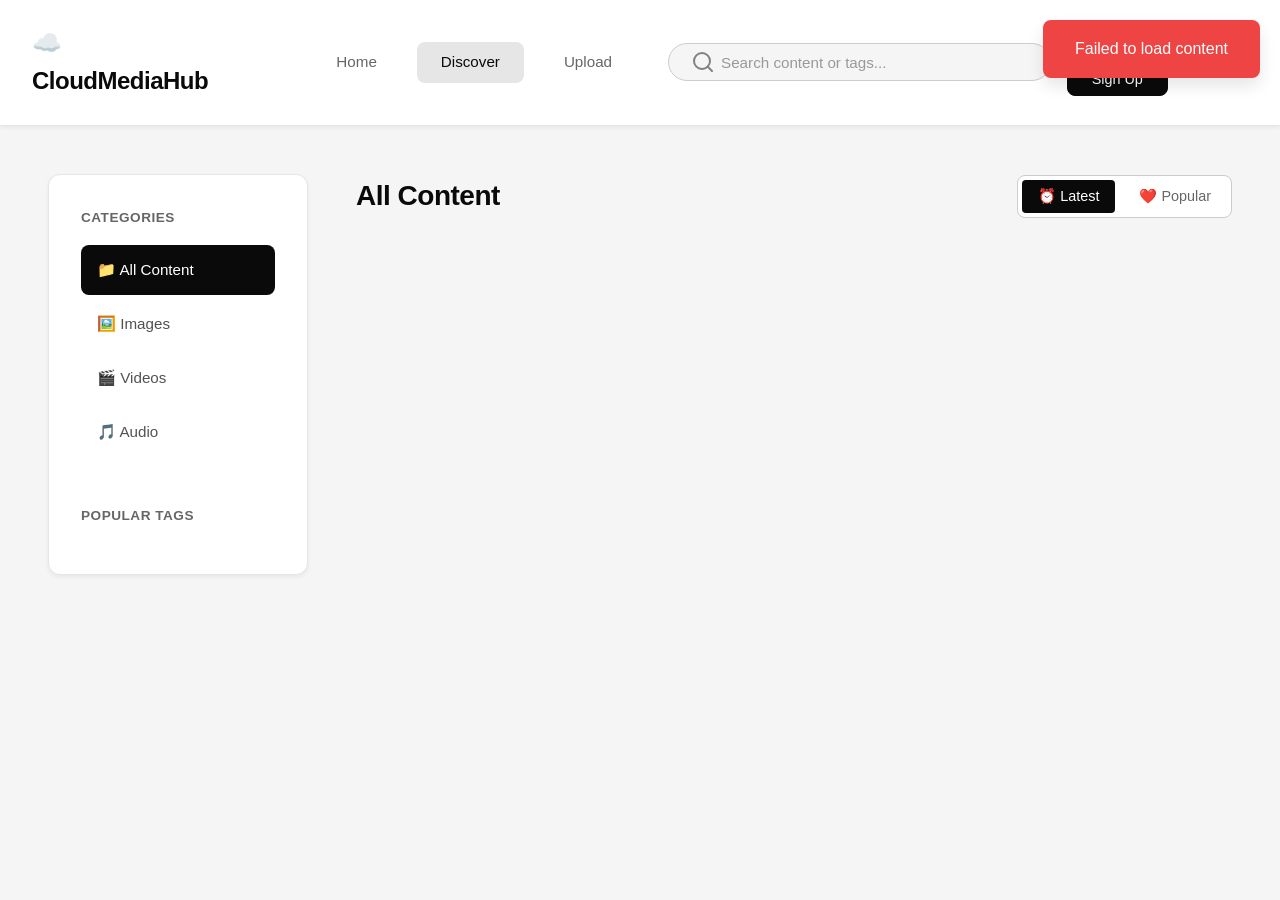
<file: frontend/detail.html>
<!DOCTYPE html>
<html lang="en">
<head>
    <meta charset="UTF-8">
    <meta name="viewport" content="width=device-width, initial-scale=1.0">
    <title>Content Detail - CloudMediaHub</title>
    <link rel="stylesheet" href="styles.css">
</head>
<body>
    <!-- Navigation Bar -->
    <nav class="navbar">
        <div class="nav-container">
            <div class="nav-left">
                <h1 class="logo" onclick="window.location.href='index.html'">☁️ CloudMediaHub</h1>
            </div>
            <div class="nav-center">
                <a href="index.html" class="nav-link">Home</a>
                <a href="discover.html" class="nav-link">Discover</a>
                <a href="upload.html" class="nav-link">Upload</a>
            </div>
            <div class="nav-right">
                <div id="userSection" style="display: none;">
                    <div class="user-menu">
                        <span class="user-avatar" id="userAvatar">U</span>
                        <div class="user-dropdown">
                            <span id="username">Username</span>
                            <div class="dropdown-menu">
                                <a href="likes.html">My Likes</a>
                                <a href="#" onclick="logout()">Logout</a>
                            </div>
                        </div>
                    </div>
                </div>
                <div id="authSection">
                    <button onclick="showLogin()" class="btn-outline">Login</button>
                    <button onclick="showRegister()" class="btn-primary">Sign Up</button>
                </div>
            </div>
        </div>
    </nav>

    <!-- Content Detail Section -->
    <section class="detail-section">
        <div class="detail-container">
            <div class="detail-back">
                <button onclick="history.back()" class="btn-back">← Back</button>
            </div>
            
            <div id="detailContent" class="detail-content-wrapper">
                <!-- Content will be loaded here -->
                <div class="loading">Loading...</div>
            </div>
        </div>
    </section>

    <!-- Edit Modal -->
    <div id="editModal" class="modal">
        <div class="modal-content">
            <span class="close" onclick="closeModal('editModal')">&times;</span>
            <h2>Edit Content</h2>
            <form onsubmit="submitEdit(event)">
                <input type="hidden" id="editContentId" />
                <div class="form-group">
                    <label>Title</label>
                    <input type="text" id="editTitle" required placeholder="Enter title" />
                </div>
                <div class="form-group">
                    <label>Description</label>
                    <textarea id="editDesc" rows="5" placeholder="Enter description (optional)"></textarea>
                </div>
                <button type="submit" class="btn-primary btn-block">Save Changes</button>
            </form>
        </div>
    </div>

    <!-- Login Modal -->
    <div id="loginModal" class="modal">
        <div class="modal-content">
            <span class="close" onclick="closeModal('loginModal')">&times;</span>
            <h2>Login</h2>
            <form onsubmit="login(event)">
                <div class="form-group">
                    <label>Email</label>
                    <input type="email" id="loginEmail" required placeholder="Enter your email" />
                </div>
                <div class="form-group">
                    <label>Password</label>
                    <input type="password" id="loginPassword" required placeholder="Enter your password" />
                </div>
                <button type="submit" class="btn-primary btn-block">Login</button>
            </form>
            <p style="text-align: center; margin-top: 1rem;">
                Don't have an account? <a href="#" onclick="closeModal('loginModal'); showRegister();">Sign up</a>
            </p>
        </div>
    </div>

    <!-- Register Modal -->
    <div id="registerModal" class="modal">
        <div class="modal-content">
            <span class="close" onclick="closeModal('registerModal')">&times;</span>
            <h2>Sign Up</h2>
            <form onsubmit="register(event)">
                <div class="form-group">
                    <label>Username</label>
                    <input type="text" id="regUsername" required placeholder="Enter your username" />
                </div>
                <div class="form-group">
                    <label>Email</label>
                    <input type="email" id="regEmail" required placeholder="Enter your email" />
                </div>
                <div class="form-group">
                    <label>Password</label>
                    <input type="password" id="regPassword" required placeholder="Enter your password" />
                </div>
                <button type="submit" class="btn-primary btn-block">Sign Up</button>
            </form>
            <p style="text-align: center; margin-top: 1rem;">
                Already have an account? <a href="#" onclick="closeModal('registerModal'); showLogin();">Login</a>
            </p>
        </div>
    </div>

    <!-- Toast -->
    <div id="toast" class="toast"></div>

    <script src="config.js"></script>
    <script src="app.js"></script>
    <script>
        // Get content ID from URL
        const urlParams = new URLSearchParams(window.location.search);
        const contentId = urlParams.get('id');

        if (!contentId) {
            window.location.href = 'discover.html';
        }

        // Load content detail on page load
        document.addEventListener('DOMContentLoaded', async function() {
            // Check user login status
            const savedUser = localStorage.getItem('currentUser');
            if (savedUser) {
                currentUser = JSON.parse(savedUser);
                updateUserUI();
            }

            // Load content detail
            await loadContentDetail(contentId);
        });

        async function loadContentDetail(contentId) {
            try {
                const response = await fetch(`${API_CONFIG.GET_CONTENT_BY_ID}&id=${contentId}`);
                const data = await response.json();

                if (data.success && data.content) {
                    const content = data.content;
                    
                    console.log('Content loaded:', content);
                    
                    // Record view
                    if (currentUser) {
                        await recordInteraction(contentId, 'view');
                    }

                    // Get username
                    const username = content.Username || 'Anonymous';
                    
                    // Check if current user is the owner
                    const isOwner = currentUser && currentUser.id === content.UserId;
                    
                    // Owner action buttons
                    const ownerActions = isOwner ? `
                        <div class="detail-owner-actions">
                            <button onclick="editContent('${content.ContentId}', '${content.Title.replace(/'/g, "\\'")}', '${(content.Description || '').replace(/'/g, "\\'")}', '${(content.Tags || '').replace(/'/g, "\\'")}')" class="btn-outline">✏️ Edit</button>
                            <button onclick="deleteContentConfirm('${content.ContentId}')" class="btn-danger">🗑️ Delete</button>
                        </div>
                    ` : '';

                    const mediaUrl = getMediaUrl(content.BlobUrl);
                    const thumbnailUrl = content.ThumbnailUrl ? getMediaUrl(content.ThumbnailUrl) : mediaUrl;
                    
                    console.log('Media URL:', mediaUrl);
                    console.log('Thumbnail URL:', thumbnailUrl);
                    
                    let mediaHtml = '';
                    if (content.FileType === 'image') {
                        mediaHtml = `<img src="${mediaUrl}" alt="${content.Title}" class="detail-media-image" />`;
                    } else if (content.FileType === 'video') {
                        mediaHtml = `
                            <video controls class="detail-media-video" poster="${thumbnailUrl}">
                                <source src="${mediaUrl}" type="video/mp4">
                                Your browser does not support the video tag.
                            </video>
                        `;
                    } else if (content.FileType === 'audio') {
                        mediaHtml = `
                            <div class="detail-audio-wrapper">
                                <div class="detail-audio-cover">🎵</div>
                                <audio controls class="detail-media-audio">
                                    <source src="${mediaUrl}" type="audio/mpeg">
                                    Your browser does not support the audio tag.
                                </audio>
                            </div>
                        `;
                    }

                    const tags = content.Tags ? content.Tags.split(',').map(tag => 
                        `<span class="detail-tag" onclick="window.location.href='discover.html?tag=${encodeURIComponent(tag.trim())}'">${tag.trim()}</span>`
                    ).join('') : '';

                    document.getElementById('detailContent').innerHTML = `
                        <div class="detail-main">
                            <div class="detail-media">
                                ${mediaHtml}
                            </div>
                            <div class="detail-info">
                                <div class="detail-header">
                                    <h1 class="detail-title">${content.Title}</h1>
                                    <span class="detail-type-badge">${getFileTypeText(content.FileType)}</span>
                                </div>
                                
                                <div class="detail-meta">
                                    <div class="detail-uploader">
                                        <span class="uploader-avatar">${username[0].toUpperCase()}</span>
                                        <div>
                                            <div class="uploader-name">${username}</div>
                                            <div class="detail-date">${new Date(content.CreatedAt).toLocaleDateString()}</div>
                                        </div>
                                    </div>
                                    ${ownerActions}
                                </div>

                                ${content.Description ? `<p class="detail-description">${content.Description}</p>` : ''}
                                
                                ${tags ? `<div class="detail-tags">${tags}</div>` : ''}
                                
                                <div class="detail-actions">
                                    <button onclick="likeContent('${content.ContentId}')" class="action-btn action-like">
                                        <svg width="20" height="20" viewBox="0 0 24 24" fill="none" stroke="currentColor" stroke-width="2">
                                            <path d="M20.84 4.61a5.5 5.5 0 0 0-7.78 0L12 5.67l-1.06-1.06a5.5 5.5 0 0 0-7.78 7.78l1.06 1.06L12 21.23l7.78-7.78 1.06-1.06a5.5 5.5 0 0 0 0-7.78z"></path>
                                        </svg>
                                        <span class="action-label">Like</span>
                                        <span class="action-count">${content.LikeCount || 0}</span>
                                    </button>
                                    <button onclick="shareContent('${content.ContentId}')" class="action-btn action-share">
                                        <svg width="20" height="20" viewBox="0 0 24 24" fill="none" stroke="currentColor" stroke-width="2">
                                            <circle cx="18" cy="5" r="3"></circle>
                                            <circle cx="6" cy="12" r="3"></circle>
                                            <circle cx="18" cy="19" r="3"></circle>
                                            <line x1="8.59" y1="13.51" x2="15.42" y2="17.49"></line>
                                            <line x1="15.41" y1="6.51" x2="8.59" y2="10.49"></line>
                                        </svg>
                                        <span class="action-label">Share</span>
                                        <span class="action-count">${content.ShareCount || 0}</span>
                                    </button>
                                    <div class="action-btn action-view">
                                        <svg width="20" height="20" viewBox="0 0 24 24" fill="none" stroke="currentColor" stroke-width="2">
                                            <path d="M1 12s4-8 11-8 11 8 11 8-4 8-11 8-11-8-11-8z"></path>
                                            <circle cx="12" cy="12" r="3"></circle>
                                        </svg>
                                        <span class="action-label">Views</span>
                                        <span class="action-count">${content.ViewCount || 0}</span>
                                    </div>
                                    <div class="action-btn action-comment">
                                        <svg width="20" height="20" viewBox="0 0 24 24" fill="none" stroke="currentColor" stroke-width="2">
                                            <path d="M21 15a2 2 0 0 1-2 2H7l-4 4V5a2 2 0 0 1 2-2h14a2 2 0 0 1 2 2z"></path>
                                        </svg>
                                        <span class="action-label">Comments</span>
                                        <span class="action-count" id="commentCount">${content.CommentCount || 0}</span>
                                    </div>
                                </div>

                                <div class="detail-comments-section">
                                    <h3>Comments</h3>
                                    <div id="commentsList" class="comments-list">
                                        <!-- Comments will be loaded here -->
                                    </div>
                                    ${currentUser ? `
                                        <div class="comment-form">
                                            <textarea id="commentInput" placeholder="Write a comment..." rows="3"></textarea>
                                            <button onclick="submitComment('${content.ContentId}')" class="btn-primary">Post Comment</button>
                                        </div>
                                    ` : `
                                        <p class="comment-login-prompt">Please <a href="#" onclick="showLogin()">login</a> to comment.</p>
                                    `}
                                </div>
                            </div>
                        </div>
                    `;

                    // Load comments
                    await loadComments(contentId);
                } else {
                    document.getElementById('detailContent').innerHTML = `
                        <div class="error-message">
                            <h2>Content not found</h2>
                            <button onclick="window.location.href='discover.html'" class="btn-primary">Back to Discover</button>
                        </div>
                    `;
                }
            } catch (error) {
                console.error('Load detail error:', error);
                document.getElementById('detailContent').innerHTML = `
                    <div class="error-message">
                        <h2>Failed to load content</h2>
                        <button onclick="window.location.href='discover.html'" class="btn-primary">Back to Discover</button>
                    </div>
                `;
            }
        }
    </script>
</body>
</html>
</file>
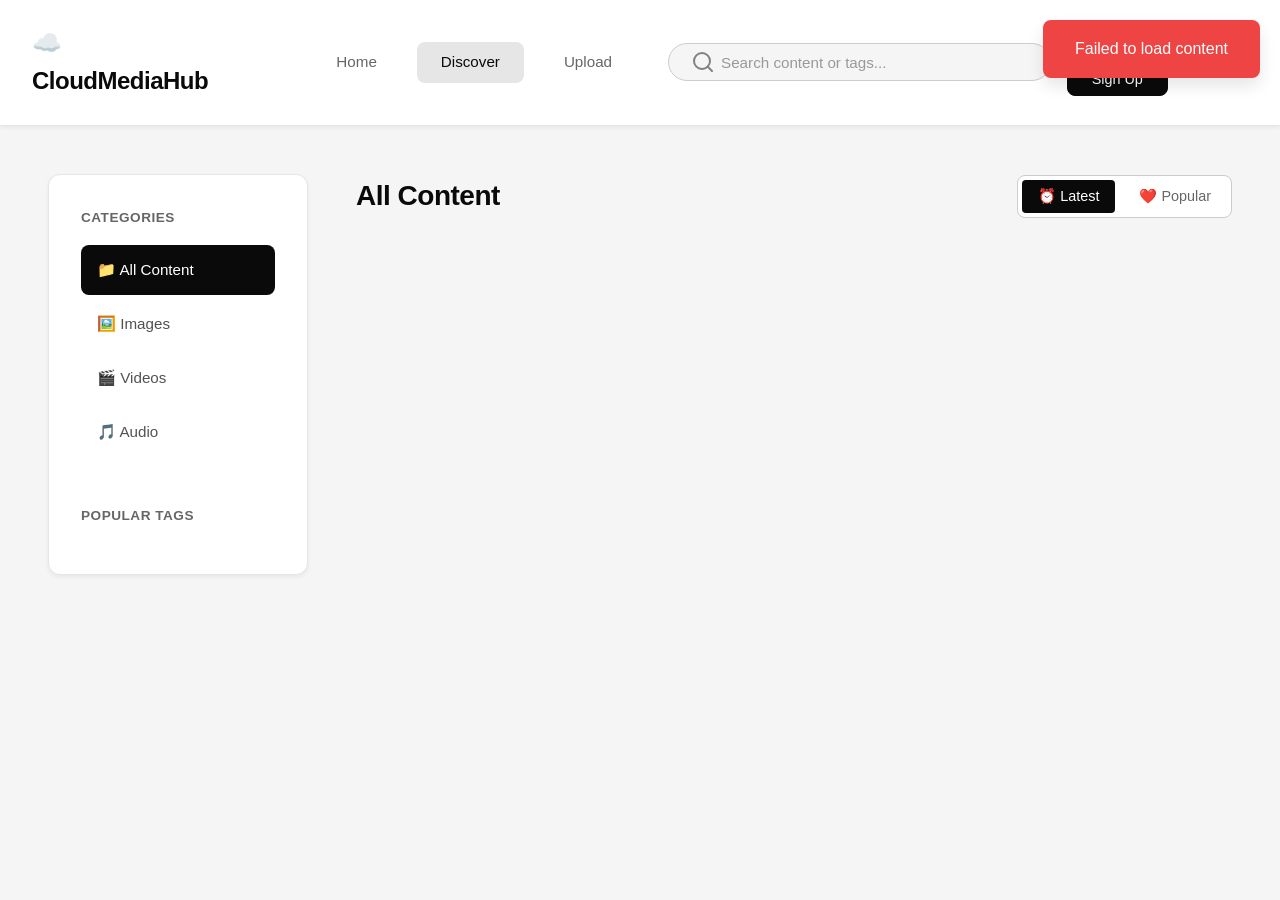
<file: frontend/discover.html>
<!DOCTYPE html>
<html lang="en">
<head>
    <meta charset="UTF-8">
    <meta name="viewport" content="width=device-width, initial-scale=1.0">
    <title>Discover - CloudMediaHub</title>
    <link rel="stylesheet" href="styles.css">
</head>
<body>
    <!-- Navigation Bar -->
    <nav class="navbar">
        <div class="nav-container">
            <div class="nav-left">
                <h1 class="logo" onclick="window.location.href='index.html'">☁️ CloudMediaHub</h1>
            </div>
            <div class="nav-center">
                <a href="index.html" class="nav-link">Home</a>
                <a href="discover.html" class="nav-link active">Discover</a>
                <a href="upload.html" class="nav-link">Upload</a>
            </div>
            <div class="nav-right">
                <div class="search-box">
                    <svg class="search-icon" width="20" height="20" viewBox="0 0 20 20" fill="none" xmlns="http://www.w3.org/2000/svg">
                        <path d="M9 17C13.4183 17 17 13.4183 17 9C17 4.58172 13.4183 1 9 1C4.58172 1 1 4.58172 1 9C1 13.4183 4.58172 17 9 17Z" stroke="currentColor" stroke-width="2" stroke-linecap="round" stroke-linejoin="round"/>
                        <path d="M19 19L14.65 14.65" stroke="currentColor" stroke-width="2" stroke-linecap="round" stroke-linejoin="round"/>
                    </svg>
                    <input type="text" id="searchInput" placeholder="Search content or tags..." />
                </div>
                <div id="userSection" style="display: none;">
                    <div class="user-menu">
                        <span class="user-avatar" id="userAvatar">U</span>
                        <div class="user-dropdown">
                            <span id="username">Username</span>
                            <div class="dropdown-menu">
                                <a href="likes.html">My Likes</a>
                                <a href="#" onclick="logout()">Logout</a>
                            </div>
                        </div>
                    </div>
                </div>
                <div id="authSection">
                    <button onclick="showLogin()" class="btn-outline">Login</button>
                    <button onclick="showRegister()" class="btn-primary">Sign Up</button>
                </div>
            </div>
        </div>
    </nav>

    <!-- Main Content Area -->
    <div class="main-container">
        <!-- Sidebar -->
        <aside class="sidebar">
            <div class="sidebar-section">
                <h3>CATEGORIES</h3>
                <button class="category-btn active" onclick="filterByType('all')">
                    📁 All Content
                </button>
                <button class="category-btn" onclick="filterByType('image')">
                    🖼️ Images
                </button>
                <button class="category-btn" onclick="filterByType('video')">
                    🎬 Videos
                </button>
                <button class="category-btn" onclick="filterByType('audio')">
                    🎵 Audio
                </button>
            </div>

            <div class="sidebar-section">
                <h3>POPULAR TAGS</h3>
                <div id="tagsList" class="tags-container">
                    <!-- Dynamically loaded tags -->
                </div>
            </div>
        </aside>

        <!-- Content Display Area -->
        <main class="content-area">
            <div class="content-header">
                <h2 id="contentTitle">All Content</h2>
                <div class="sort-options">
                    <button onclick="sortBy('time')" class="active">⏰ Latest</button>
                    <button onclick="sortBy('like')">❤️ Popular</button>
                </div>
            </div>

            <div id="contentGrid" class="content-grid">
                <!-- Dynamically loaded content cards -->
            </div>

            <div id="loadingIndicator" class="loading" style="display: none;">
                Loading
            </div>
        </main>
    </div>

    <!-- Content Detail Modal -->
    <div id="detailModal" class="modal">
        <div class="modal-content detail-modal">
            <span class="close" onclick="closeModal('detailModal')">&times;</span>
            <div id="detailContent">
                <!-- Dynamically loaded content details -->
            </div>
        </div>
    </div>

    <!-- Edit Content Modal -->
    <div id="editModal" class="modal">
        <div class="modal-content">
            <span class="close" onclick="closeModal('editModal')">&times;</span>
            <h2>Edit Content</h2>
            <form onsubmit="submitEdit(event)">
                <input type="hidden" id="editContentId" />
                <div class="form-group">
                    <label>Title</label>
                    <input type="text" id="editTitle" required placeholder="Enter title" />
                </div>
                <div class="form-group">
                    <label>Description</label>
                    <textarea id="editDesc" rows="5" placeholder="Enter description (optional)"></textarea>
                </div>
                <button type="submit" class="btn-primary btn-block">Save Changes</button>
            </form>
        </div>
    </div>

    <!-- Login Modal -->
    <div id="loginModal" class="modal">
        <div class="modal-content">
            <span class="close" onclick="closeModal('loginModal')">&times;</span>
            <h2>Welcome Back</h2>
            <form onsubmit="login(event)">
                <div class="form-group">
                    <label>Email</label>
                    <input type="email" id="loginEmail" required placeholder="Enter your email" />
                </div>
                <div class="form-group">
                    <label>Password</label>
                    <input type="password" id="loginPassword" required placeholder="Enter your password" />
                </div>
                <button type="submit" class="btn-primary btn-block">Login</button>
            </form>
            <p class="modal-footer">
                Don't have an account? <a href="#" onclick="closeModal('loginModal'); showRegister();">Sign Up</a>
            </p>
        </div>
    </div>

    <!-- Register Modal -->
    <div id="registerModal" class="modal">
        <div class="modal-content">
            <span class="close" onclick="closeModal('registerModal')">&times;</span>
            <h2>Create Account</h2>
            <form onsubmit="register(event)">
                <div class="form-group">
                    <label>Username</label>
                    <input type="text" id="regUsername" required placeholder="Enter your username" />
                </div>
                <div class="form-group">
                    <label>Email</label>
                    <input type="email" id="regEmail" required placeholder="Enter your email" />
                </div>
                <div class="form-group">
                    <label>Password</label>
                    <input type="password" id="regPassword" required placeholder="Enter password (at least 6 characters)" minlength="6" />
                </div>
                <button type="submit" class="btn-primary btn-block">Sign Up</button>
            </form>
            <p class="modal-footer">
                Already have an account? <a href="#" onclick="closeModal('registerModal'); showLogin();">Login</a>
            </p>
        </div>
    </div>

    <!-- My Likes Modal -->
    <div id="myLikesModal" class="modal">
        <div class="modal-content" style="max-width: 1200px; max-height: 90vh; overflow-y: auto;">
            <span class="close" onclick="closeModal('myLikesModal')">&times;</span>
            <h2>❤️ My Likes</h2>
            <div id="myLikesContent" class="content-grid" style="margin-top: 2rem;">
                <!-- Dynamically loaded liked content -->
            </div>
            <div id="myLikesLoading" class="loading" style="display: none;">
                Loading
            </div>
            <div id="myLikesEmpty" class="empty-state" style="display: none;">
                <div class="empty-state-icon">❤️</div>
                <p class="empty-state-text">No likes yet</p>
                <button onclick="closeModal('myLikesModal')" class="btn-primary" style="margin-top: 1rem;">Continue Exploring</button>
            </div>
        </div>
    </div>

    <!-- Toast Notification -->
    <div id="toast" class="toast"></div>

    <script src="config.js"></script>
    <script src="app.js"></script>
    <script>
        // Initialize on page load
        document.addEventListener('DOMContentLoaded', function() {
            // Check login status
            const savedUser = localStorage.getItem('currentUser');
            if (savedUser) {
                currentUser = JSON.parse(savedUser);
                updateUserUI();
            }
            
            // Load content
            loadTags();
            loadContents();
        });
    </script>
</body>
</html>
</file>
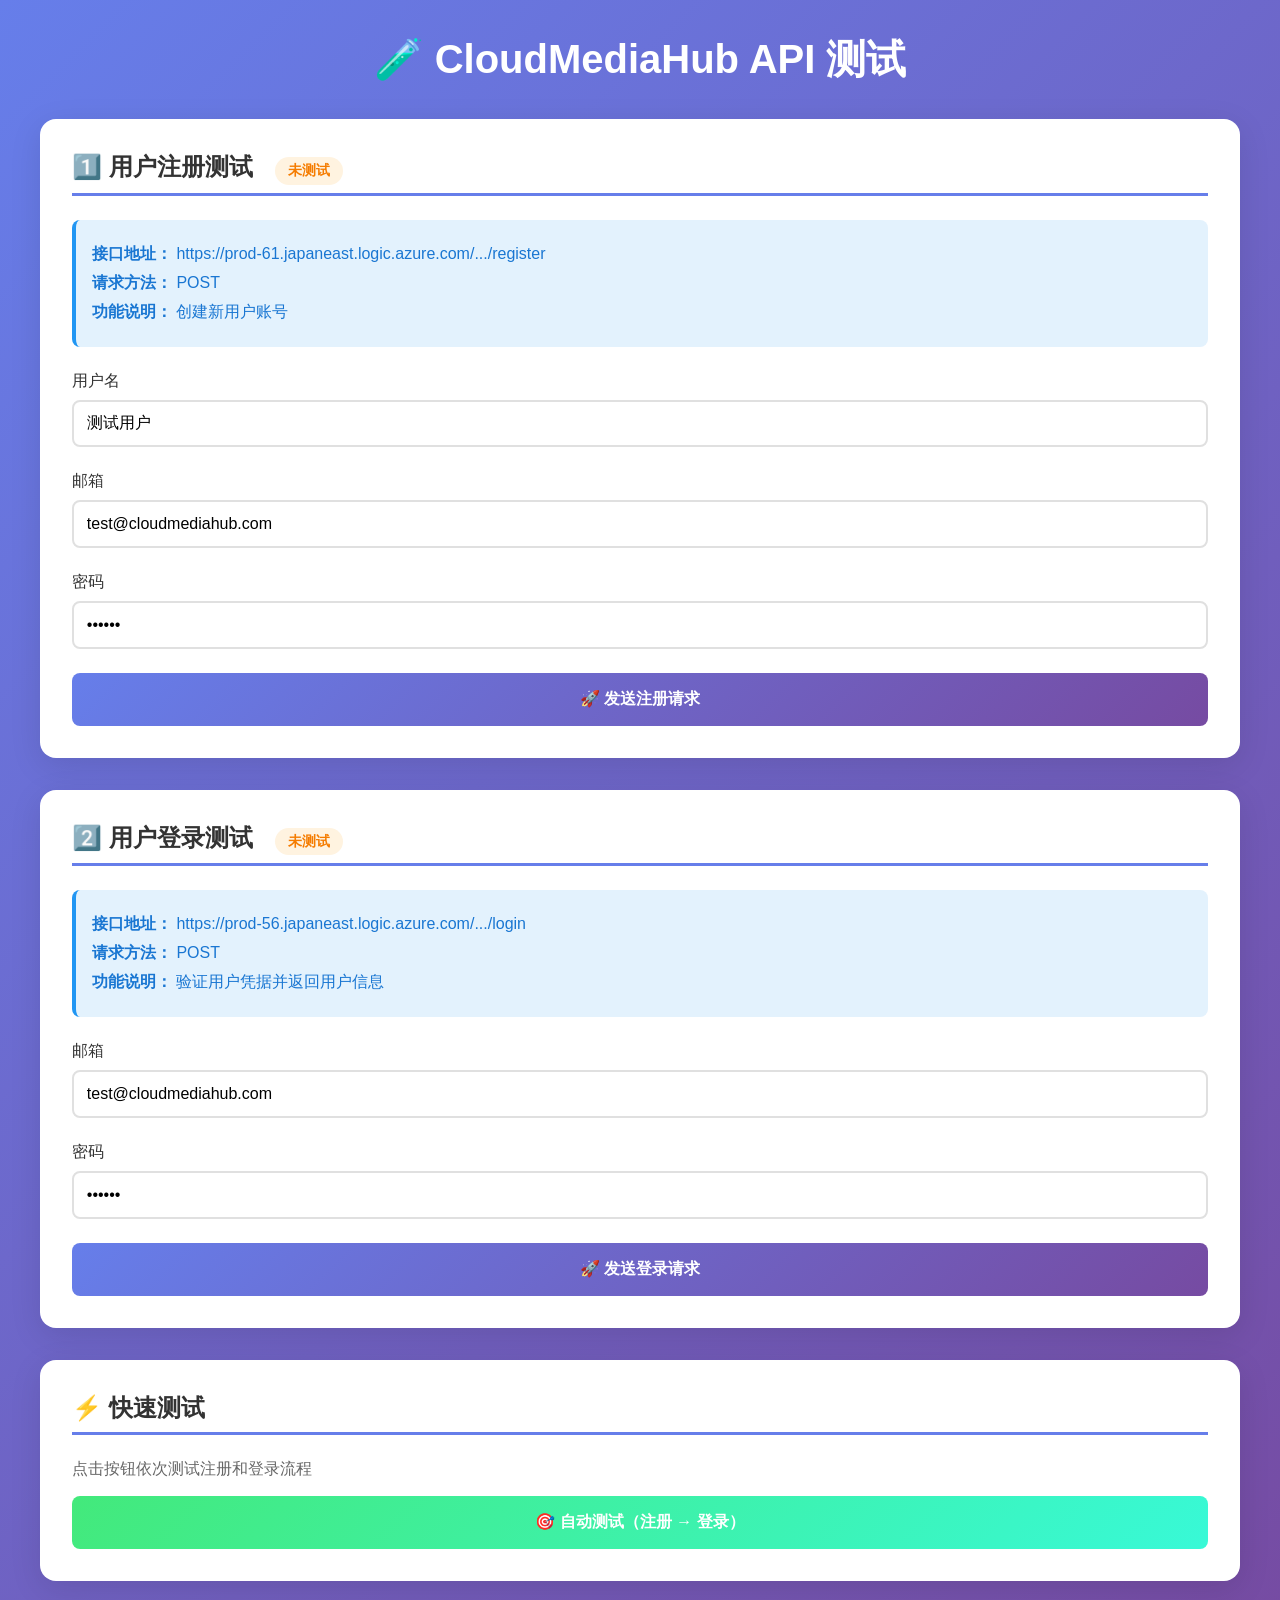
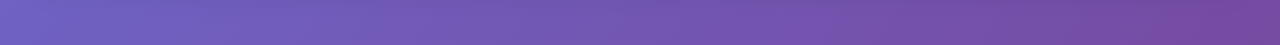
<file: frontend/test-api.html>
<!DOCTYPE html>
<html lang="zh-CN">
<head>
    <meta charset="UTF-8">
    <meta name="viewport" content="width=device-width, initial-scale=1.0">
    <title>API 测试页面 - CloudMediaHub</title>
    <style>
        * {
            margin: 0;
            padding: 0;
            box-sizing: border-box;
        }
        
        body {
            font-family: -apple-system, BlinkMacSystemFont, 'Microsoft YaHei', sans-serif;
            background: linear-gradient(135deg, #667eea 0%, #764ba2 100%);
            min-height: 100vh;
            padding: 2rem;
        }
        
        .container {
            max-width: 1200px;
            margin: 0 auto;
        }
        
        h1 {
            text-align: center;
            color: white;
            margin-bottom: 2rem;
            font-size: 2.5rem;
        }
        
        .test-section {
            background: white;
            border-radius: 16px;
            padding: 2rem;
            margin-bottom: 2rem;
            box-shadow: 0 8px 32px rgba(0, 0, 0, 0.1);
        }
        
        .test-section h2 {
            color: #333;
            margin-bottom: 1.5rem;
            padding-bottom: 0.5rem;
            border-bottom: 3px solid #667eea;
        }
        
        .form-group {
            margin-bottom: 1.5rem;
        }
        
        .form-group label {
            display: block;
            margin-bottom: 0.5rem;
            color: #333;
            font-weight: 500;
        }
        
        .form-group input {
            width: 100%;
            padding: 0.8rem;
            border: 2px solid #e0e0e0;
            border-radius: 8px;
            font-size: 1rem;
            transition: all 0.3s;
        }
        
        .form-group input:focus {
            outline: none;
            border-color: #667eea;
            box-shadow: 0 0 0 3px rgba(102, 126, 234, 0.1);
        }
        
        button {
            background: linear-gradient(135deg, #667eea 0%, #764ba2 100%);
            color: white;
            border: none;
            padding: 1rem 2rem;
            border-radius: 8px;
            font-size: 1rem;
            font-weight: bold;
            cursor: pointer;
            transition: all 0.3s;
            width: 100%;
        }
        
        button:hover {
            transform: translateY(-2px);
            box-shadow: 0 8px 16px rgba(0, 0, 0, 0.2);
        }
        
        button:active {
            transform: translateY(0);
        }
        
        .response-box {
            margin-top: 1.5rem;
            padding: 1.5rem;
            background: #f8f9fa;
            border-radius: 8px;
            border-left: 4px solid #667eea;
            display: none;
        }
        
        .response-box.show {
            display: block;
        }
        
        .response-box h3 {
            color: #333;
            margin-bottom: 1rem;
        }
        
        .response-box pre {
            background: #2d2d2d;
            color: #f8f8f2;
            padding: 1rem;
            border-radius: 8px;
            overflow-x: auto;
            font-size: 0.9rem;
            line-height: 1.5;
        }
        
        .success {
            border-left-color: #4caf50;
        }
        
        .error {
            border-left-color: #f44336;
        }
        
        .info-box {
            background: #e3f2fd;
            padding: 1rem;
            border-radius: 8px;
            margin-bottom: 1.5rem;
            border-left: 4px solid #2196f3;
        }
        
        .info-box p {
            color: #1976d2;
            margin: 0.5rem 0;
        }
        
        .status {
            display: inline-block;
            padding: 0.3rem 0.8rem;
            border-radius: 20px;
            font-size: 0.85rem;
            font-weight: bold;
            margin-left: 1rem;
        }
        
        .status.pending {
            background: #fff3e0;
            color: #f57c00;
        }
        
        .status.success {
            background: #e8f5e9;
            color: #2e7d32;
        }
        
        .status.failed {
            background: #ffebee;
            color: #c62828;
        }
    </style>
</head>
<body>
    <div class="container">
        <h1>🧪 CloudMediaHub API 测试</h1>
        
        <!-- 注册测试 -->
        <div class="test-section">
            <h2>1️⃣ 用户注册测试 <span class="status pending" id="registerStatus">未测试</span></h2>
            
            <div class="info-box">
                <p><strong>接口地址：</strong> https://prod-61.japaneast.logic.azure.com/.../register</p>
                <p><strong>请求方法：</strong> POST</p>
                <p><strong>功能说明：</strong> 创建新用户账号</p>
            </div>
            
            <form id="registerForm">
                <div class="form-group">
                    <label>用户名</label>
                    <input type="text" id="regUsername" value="测试用户" required>
                </div>
                <div class="form-group">
                    <label>邮箱</label>
                    <input type="email" id="regEmail" value="test@cloudmediahub.com" required>
                </div>
                <div class="form-group">
                    <label>密码</label>
                    <input type="password" id="regPassword" value="123456" required>
                </div>
                <button type="submit">🚀 发送注册请求</button>
            </form>
            
            <div class="response-box" id="registerResponse">
                <h3>响应结果：</h3>
                <pre id="registerResult"></pre>
            </div>
        </div>
        
        <!-- 登录测试 -->
        <div class="test-section">
            <h2>2️⃣ 用户登录测试 <span class="status pending" id="loginStatus">未测试</span></h2>
            
            <div class="info-box">
                <p><strong>接口地址：</strong> https://prod-56.japaneast.logic.azure.com/.../login</p>
                <p><strong>请求方法：</strong> POST</p>
                <p><strong>功能说明：</strong> 验证用户凭据并返回用户信息</p>
            </div>
            
            <form id="loginForm">
                <div class="form-group">
                    <label>邮箱</label>
                    <input type="email" id="loginEmail" value="test@cloudmediahub.com" required>
                </div>
                <div class="form-group">
                    <label>密码</label>
                    <input type="password" id="loginPassword" value="123456" required>
                </div>
                <button type="submit">🚀 发送登录请求</button>
            </form>
            
            <div class="response-box" id="loginResponse">
                <h3>响应结果：</h3>
                <pre id="loginResult"></pre>
            </div>
        </div>
        
        <!-- 快速测试按钮 -->
        <div class="test-section">
            <h2>⚡ 快速测试</h2>
            <p style="color: #666; margin-bottom: 1rem;">点击按钮依次测试注册和登录流程</p>
            <button onclick="autoTest()" style="background: linear-gradient(135deg, #43e97b 0%, #38f9d7 100%);">
                🎯 自动测试（注册 → 登录）
            </button>
        </div>
    </div>

    <script src="config.js"></script>
    <script>
        // 注册测试
        document.getElementById('registerForm').addEventListener('submit', async (e) => {
            e.preventDefault();
            
            const username = document.getElementById('regUsername').value;
            const email = document.getElementById('regEmail').value;
            const password = document.getElementById('regPassword').value;
            
            const statusEl = document.getElementById('registerStatus');
            const responseBox = document.getElementById('registerResponse');
            const resultEl = document.getElementById('registerResult');
            
            statusEl.textContent = '请求中...';
            statusEl.className = 'status pending';
            
            try {
                const response = await fetch(API_CONFIG.REGISTER, {
                    method: 'POST',
                    headers: {
                        'Content-Type': 'application/json'
                    },
                    body: JSON.stringify({
                        username: username,
                        email: email,
                        password: password
                    })
                });
                
                const data = await response.json();
                
                responseBox.classList.add('show');
                if (data.success) {
                    responseBox.classList.add('success');
                    responseBox.classList.remove('error');
                    statusEl.textContent = '✅ 成功';
                    statusEl.className = 'status success';
                } else {
                    responseBox.classList.add('error');
                    responseBox.classList.remove('success');
                    statusEl.textContent = '❌ 失败';
                    statusEl.className = 'status failed';
                }
                
                resultEl.textContent = JSON.stringify(data, null, 2);
                
            } catch (error) {
                responseBox.classList.add('show', 'error');
                responseBox.classList.remove('success');
                statusEl.textContent = '❌ 错误';
                statusEl.className = 'status failed';
                resultEl.textContent = `错误: ${error.message}`;
            }
        });
        
        // 登录测试
        document.getElementById('loginForm').addEventListener('submit', async (e) => {
            e.preventDefault();
            
            const email = document.getElementById('loginEmail').value;
            const password = document.getElementById('loginPassword').value;
            
            const statusEl = document.getElementById('loginStatus');
            const responseBox = document.getElementById('loginResponse');
            const resultEl = document.getElementById('loginResult');
            
            statusEl.textContent = '请求中...';
            statusEl.className = 'status pending';
            
            try {
                const response = await fetch(API_CONFIG.LOGIN, {
                    method: 'POST',
                    headers: {
                        'Content-Type': 'application/json'
                    },
                    body: JSON.stringify({
                        email: email,
                        password: password
                    })
                });
                
                const data = await response.json();
                
                responseBox.classList.add('show');
                if (data.success) {
                    responseBox.classList.add('success');
                    responseBox.classList.remove('error');
                    statusEl.textContent = '✅ 成功';
                    statusEl.className = 'status success';
                } else {
                    responseBox.classList.add('error');
                    responseBox.classList.remove('success');
                    statusEl.textContent = '❌ 失败';
                    statusEl.className = 'status failed';
                }
                
                resultEl.textContent = JSON.stringify(data, null, 2);
                
            } catch (error) {
                responseBox.classList.add('show', 'error');
                responseBox.classList.remove('success');
                statusEl.textContent = '❌ 错误';
                statusEl.className = 'status failed';
                resultEl.textContent = `错误: ${error.message}`;
            }
        });
        
        // 自动测试
        async function autoTest() {
            alert('开始自动测试流程：\n1. 先注册新用户\n2. 等待3秒\n3. 使用相同账号登录');
            
            // 提交注册表单
            document.getElementById('registerForm').dispatchEvent(new Event('submit'));
            
            // 等待3秒
            await new Promise(resolve => setTimeout(resolve, 3000));
            
            // 提交登录表单
            document.getElementById('loginForm').dispatchEvent(new Event('submit'));
        }
        
        // 页面加载完成提示
        window.addEventListener('load', () => {
            console.log('✅ API测试页面加载完成');
            console.log('📡 注册接口:', API_CONFIG.REGISTER);
            console.log('📡 登录接口:', API_CONFIG.LOGIN);
        });
    </script>
</body>
</html>
</file>
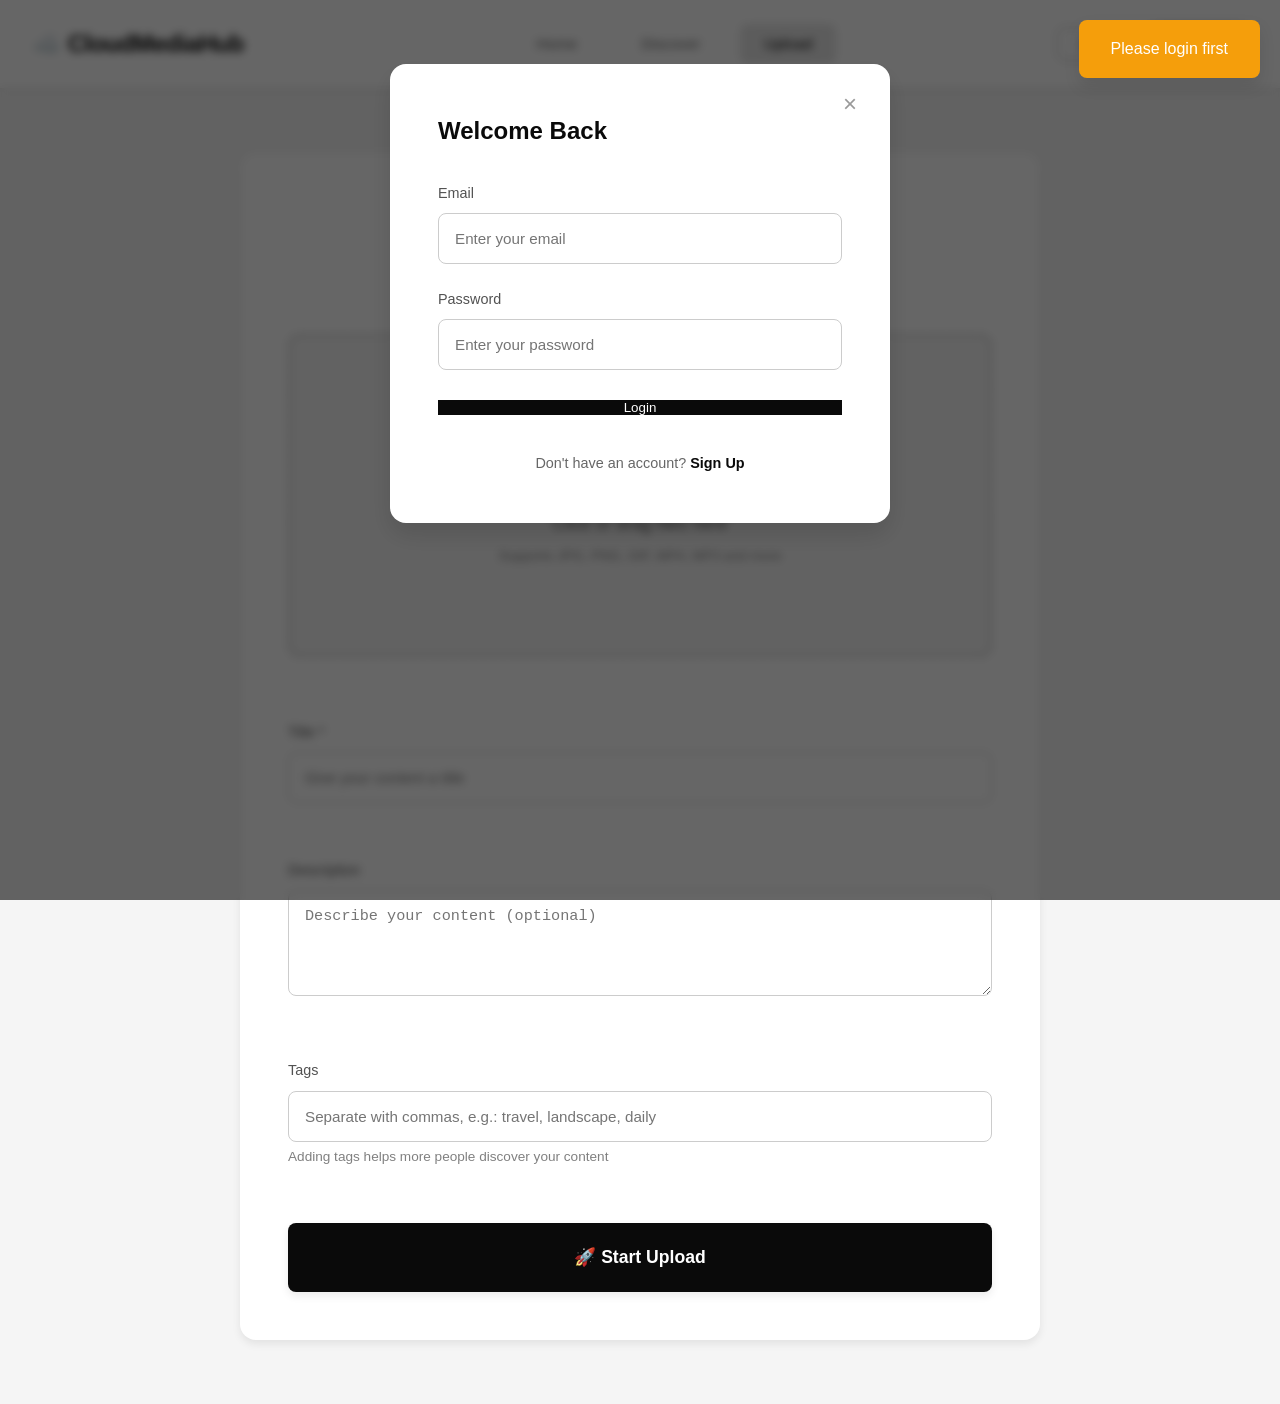
<file: frontend/upload.html>
<!DOCTYPE html>
<html lang="en">
<head>
    <meta charset="UTF-8">
    <meta name="viewport" content="width=device-width, initial-scale=1.0">
    <title>Upload - CloudMediaHub</title>
    <link rel="stylesheet" href="styles.css">
</head>
<body>
    <!-- Navigation Bar -->
    <nav class="navbar">
        <div class="nav-container">
            <div class="nav-left">
                <h1 class="logo" onclick="window.location.href='index.html'">☁️ CloudMediaHub</h1>
            </div>
            <div class="nav-center">
                <a href="index.html" class="nav-link">Home</a>
                <a href="discover.html" class="nav-link">Discover</a>
                <a href="upload.html" class="nav-link active">Upload</a>
            </div>
            <div class="nav-right">
                <div id="userSection" style="display: none;">
                    <div class="user-menu">
                        <span class="user-avatar" id="userAvatar">U</span>
                        <div class="user-dropdown">
                            <span id="username">Username</span>
                            <div class="dropdown-menu">
                                <a href="likes.html">My Likes</a>
                                <a href="#" onclick="logout()">Logout</a>
                            </div>
                        </div>
                    </div>
                </div>
                <div id="authSection">
                    <button onclick="showLogin()" class="btn-outline">Login</button>
                    <button onclick="showRegister()" class="btn-primary">Sign Up</button>
                </div>
            </div>
        </div>
    </nav>

    <!-- Upload Section -->
    <section class="upload-section">
        <div class="upload-container">
            <h1 class="upload-title">Upload Your Content</h1>
            <p class="upload-subtitle">Share images, videos, and audio files</p>

            <form onsubmit="uploadMedia(event)" class="upload-form">
                <!-- File Upload Area -->
                <div class="upload-area" id="uploadArea">
                    <input type="file" id="fileInput" accept="image/*,video/*,audio/*" required onchange="handleFileSelect(event)" style="display: none;" />
                    <div id="uploadPrompt" class="upload-prompt" onclick="document.getElementById('fileInput').click()">
                        <div class="upload-icon">📤</div>
                        <p class="upload-text">Click or drag files here</p>
                        <p class="upload-hint">Supports JPG, PNG, GIF, MP4, MP3 and more</p>
                    </div>
                    <div id="filePreview" class="file-preview" style="display: none;">
                        <img id="previewImage" class="preview-image" style="display: none;" />
                        <video id="previewVideo" class="preview-video" controls style="display: none;"></video>
                        <audio id="previewAudio" class="preview-audio" controls style="display: none;"></audio>
                        <p id="fileName" class="file-name"></p>
                        <button type="button" onclick="clearFile(event)" class="btn-clear">✕ Choose Another</button>
                    </div>
                </div>

                <!-- Form Fields -->
                <div class="form-group">
                    <label>Title *</label>
                    <input type="text" id="uploadTitle" required placeholder="Give your content a title" />
                </div>

                <div class="form-group">
                    <label>Description</label>
                    <textarea id="uploadDesc" rows="4" placeholder="Describe your content (optional)"></textarea>
                </div>

                <div class="form-group">
                    <label>Tags</label>
                    <input type="text" id="uploadTags" placeholder="Separate with commas, e.g.: travel, landscape, daily" />
                    <p class="form-hint">Adding tags helps more people discover your content</p>
                </div>

                <!-- Progress Bar -->
                <div class="upload-progress" id="uploadProgress" style="display: none;">
                    <div class="progress-fill" id="progressFill"></div>
                </div>

                <!-- Submit Button -->
                <button type="submit" class="btn-upload" id="uploadBtn">
                    <span>🚀 Start Upload</span>
                </button>
            </form>
        </div>
    </section>

    <!-- My Likes Modal -->
    <div id="myLikesModal" class="modal">
        <div class="modal-content" style="max-width: 1200px; max-height: 90vh; overflow-y: auto;">
            <span class="close" onclick="closeModal('myLikesModal')">&times;</span>
            <h2>❤️ My Likes</h2>
            <div id="myLikesContent" class="content-grid" style="margin-top: 2rem;">
                <!-- Dynamically loaded liked content -->
            </div>
            <div id="myLikesLoading" class="loading" style="display: none;">
                Loading
            </div>
            <div id="myLikesEmpty" class="empty-state" style="display: none;">
                <div class="empty-state-icon">❤️</div>
                <p class="empty-state-text">No likes yet</p>
                <button onclick="closeModal('myLikesModal'); window.location.href='discover.html'" class="btn-primary" style="margin-top: 1rem;">Explore Content</button>
            </div>
        </div>
    </div>

    <!-- Login Modal -->
    <div id="loginModal" class="modal">
        <div class="modal-content">
            <span class="close" onclick="closeModal('loginModal')">&times;</span>
            <h2>Welcome Back</h2>
            <form onsubmit="login(event)">
                <div class="form-group">
                    <label>Email</label>
                    <input type="email" id="loginEmail" required placeholder="Enter your email" />
                </div>
                <div class="form-group">
                    <label>Password</label>
                    <input type="password" id="loginPassword" required placeholder="Enter your password" />
                </div>
                <button type="submit" class="btn-primary btn-block">Login</button>
            </form>
            <p class="modal-footer">
                Don't have an account? <a href="#" onclick="closeModal('loginModal'); showRegister();">Sign Up</a>
            </p>
        </div>
    </div>

    <!-- Register Modal -->
    <div id="registerModal" class="modal">
        <div class="modal-content">
            <span class="close" onclick="closeModal('registerModal')">&times;</span>
            <h2>Create Account</h2>
            <form onsubmit="register(event)">
                <div class="form-group">
                    <label>Username</label>
                    <input type="text" id="regUsername" required placeholder="Enter your username" />
                </div>
                <div class="form-group">
                    <label>Email</label>
                    <input type="email" id="regEmail" required placeholder="Enter your email" />
                </div>
                <div class="form-group">
                    <label>Password</label>
                    <input type="password" id="regPassword" required placeholder="Enter password (at least 6 characters)" minlength="6" />
                </div>
                <button type="submit" class="btn-primary btn-block">Sign Up</button>
            </form>
            <p class="modal-footer">
                Already have an account? <a href="#" onclick="closeModal('registerModal'); showLogin();">Login</a>
            </p>
        </div>
    </div>

    <!-- Toast Notification -->
    <div id="toast" class="toast"></div>

    <script src="config.js"></script>
    <script src="app.js"></script>
    <script>
        // Initialize on page load
        document.addEventListener('DOMContentLoaded', function() {
            // Check login status
            const savedUser = localStorage.getItem('currentUser');
            if (!savedUser) {
                // Not logged in, show login prompt
                showToast('Please login first', 'warning');
                setTimeout(() => {
                    showLogin();
                }, 1000);
            } else {
                currentUser = JSON.parse(savedUser);
                updateUserUI();
            }
            
            // Setup drag and drop
            setupDragAndDrop();
        });

        // Clear file
        function clearFile(event) {
            event.preventDefault();
            event.stopPropagation();
            
            document.getElementById('fileInput').value = '';
            document.getElementById('filePreview').style.display = 'none';
            document.getElementById('uploadPrompt').style.display = 'block';
            document.getElementById('previewImage').src = '';
            document.getElementById('previewImage').style.display = 'none';
            document.getElementById('previewVideo').style.display = 'none';
            document.getElementById('previewAudio').style.display = 'none';
        }
        
        // Override handleFileSelect for this page
        function handleFileSelect(event) {
            const file = event.target.files[0];
            if (!file) return;
            
            console.log('File selected:', file.name, file.type);
            
            const fileName = document.getElementById('fileName');
            const filePreview = document.getElementById('filePreview');
            const uploadPrompt = document.getElementById('uploadPrompt');
            const previewImage = document.getElementById('previewImage');
            const previewVideo = document.getElementById('previewVideo');
            const previewAudio = document.getElementById('previewAudio');
            
            // Show file name and preview container
            fileName.textContent = file.name;
            filePreview.style.display = 'block';
            uploadPrompt.style.display = 'none';
            
            // Hide all previews first
            previewImage.style.display = 'none';
            if (previewVideo) previewVideo.style.display = 'none';
            if (previewAudio) previewAudio.style.display = 'none';
            
            // Show appropriate preview based on file type
            if (file.type.startsWith('image/')) {
                const reader = new FileReader();
                reader.onload = function(e) {
                    previewImage.src = e.target.result;
                    previewImage.style.display = 'block';
                    console.log('Image preview loaded');
                };
                reader.readAsDataURL(file);
            } else if (file.type.startsWith('video/') && previewVideo) {
                previewVideo.src = URL.createObjectURL(file);
                previewVideo.style.display = 'block';
                console.log('Video preview loaded');
            } else if (file.type.startsWith('audio/') && previewAudio) {
                previewAudio.src = URL.createObjectURL(file);
                previewAudio.style.display = 'block';
                console.log('Audio preview loaded');
            }
        }
    </script>
</body>
</html>
</file>
<file: frontend/styles.css>
/* ==================== 全局样式 ==================== */
* {
    margin: 0;
    padding: 0;
    box-sizing: border-box;
}

:root {
    /* 颜色系统 - 灰白黑配色 */
    --color-black: #0a0a0a;
    --color-dark: #1a1a1a;
    --color-gray-900: #2d2d2d;
    --color-gray-800: #404040;
    --color-gray-700: #525252;
    --color-gray-600: #666666;
    --color-gray-500: #808080;
    --color-gray-400: #999999;
    --color-gray-300: #b3b3b3;
    --color-gray-200: #cccccc;
    --color-gray-100: #e6e6e6;
    --color-gray-50: #f5f5f5;
    --color-white: #ffffff;
    
    /* 功能色 */
    --color-success: #10b981;
    --color-error: #ef4444;
    --color-warning: #f59e0b;
    --color-info: #3b82f6;
    
    /* 阴影 */
    --shadow-xs: 0 1px 2px rgba(0, 0, 0, 0.05);
    --shadow-sm: 0 2px 4px rgba(0, 0, 0, 0.06);
    --shadow-md: 0 4px 8px rgba(0, 0, 0, 0.08);
    --shadow-lg: 0 8px 16px rgba(0, 0, 0, 0.1);
    --shadow-xl: 0 12px 24px rgba(0, 0, 0, 0.12);
    
    /* 过渡动画 */
    --transition-fast: 150ms cubic-bezier(0.4, 0, 0.2, 1);
    --transition-base: 250ms cubic-bezier(0.4, 0, 0.2, 1);
    --transition-slow: 350ms cubic-bezier(0.4, 0, 0.2, 1);
    
    /* 间距 */
    --spacing-xs: 0.25rem;
    --spacing-sm: 0.5rem;
    --spacing-md: 1rem;
    --spacing-lg: 1.5rem;
    --spacing-xl: 2rem;
    --spacing-2xl: 3rem;
    
    /* 圆角 */
    --radius-sm: 4px;
    --radius-md: 8px;
    --radius-lg: 12px;
    --radius-xl: 16px;
    --radius-full: 9999px;
}

body {
    font-family: -apple-system, BlinkMacSystemFont, 'Segoe UI', 'Microsoft YaHei', 'PingFang SC', sans-serif;
    background: var(--color-gray-50);
    color: var(--color-dark);
    line-height: 1.6;
    min-height: 100vh;
    -webkit-font-smoothing: antialiased;
    -moz-osx-font-smoothing: grayscale;
}

/* ==================== 导航栏 ==================== */
.navbar {
    background: var(--color-white);
    border-bottom: 1px solid var(--color-gray-100);
    padding: 0;
    position: sticky;
    top: 0;
    z-index: 1000;
    box-shadow: var(--shadow-sm);
}

.nav-container {
    max-width: 1400px;
    margin: 0 auto;
    padding: var(--spacing-lg) var(--spacing-xl);
    display: flex;
    justify-content: space-between;
    align-items: center;
    gap: var(--spacing-xl);
}

.nav-left {
    display: flex;
    align-items: center;
}

.nav-center {
    display: flex;
    align-items: center;
    gap: var(--spacing-md);
}

.nav-link {
    padding: var(--spacing-sm) var(--spacing-lg);
    color: var(--color-gray-600);
    text-decoration: none;
    font-weight: 500;
    font-size: 0.95rem;
    border-radius: var(--radius-md);
    transition: var(--transition-base);
}

.nav-link:hover {
    color: var(--color-black);
    background: var(--color-gray-50);
}

.nav-link.active {
    color: var(--color-black);
    background: var(--color-gray-100);
}

.logo {
    font-size: 1.5rem;
    font-weight: 700;
    color: var(--color-black);
    cursor: pointer;
    letter-spacing: -0.5px;
    transition: var(--transition-base);
    margin-right: var(--spacing-2xl);
}

.logo:hover {
    color: var(--color-gray-700);
}

.search-box {
    display: flex;
    align-items: center;
    background: var(--color-gray-50);
    border: 1px solid var(--color-gray-200);
    border-radius: var(--radius-full);
    padding: var(--spacing-sm) var(--spacing-lg);
    transition: var(--transition-base);
    width: 400px;
    gap: var(--spacing-sm);
}

.search-box:focus-within {
    background: var(--color-white);
    border-color: var(--color-gray-800);
    box-shadow: var(--shadow-md);
}

.search-icon {
    color: var(--color-gray-500);
    flex-shrink: 0;
    transition: var(--transition-fast);
}

.search-box:focus-within .search-icon {
    color: var(--color-black);
}

.search-box input {
    flex: 1;
    border: none;
    background: transparent;
    padding: 0;
    font-size: 0.95rem;
    color: var(--color-dark);
    outline: none;
}

.search-box input::placeholder {
    color: var(--color-gray-400);
}

.search-box button {
    background: transparent;
    border: none;
    padding: 0;
    cursor: pointer;
    font-size: 1.2rem;
    color: var(--color-gray-600);
    transition: var(--transition-fast);
    display: none;
}

.search-box button:hover {
    color: var(--color-black);
    transform: scale(1.1);
}

.nav-right {
    display: flex;
    align-items: center;
    gap: var(--spacing-md);
}

.nav-right {
    display: flex;
    align-items: center;
    gap: var(--spacing-md);
}

.nav-right button {
    padding: var(--spacing-sm) var(--spacing-lg);
    border: 1px solid var(--color-gray-200);
    background: var(--color-white);
    color: var(--color-dark);
    border-radius: var(--radius-md);
    cursor: pointer;
    font-size: 0.9rem;
    font-weight: 500;
    transition: var(--transition-base);
}

.nav-right button:hover {
    background: var(--color-gray-50);
    border-color: var(--color-gray-800);
    transform: translateY(-1px);
    box-shadow: var(--shadow-sm);
}

.btn-likes {
    background: var(--color-white) !important;
    border: 1px solid var(--color-gray-200) !important;
    color: var(--color-dark) !important;
}

.btn-likes:hover {
    background: #fee !important;
    border-color: #fcc !important;
    color: #c33 !important;
}

.btn-outline {
    background: transparent !important;
    border: 1px solid var(--color-gray-300) !important;
}

.btn-outline:hover {
    border-color: var(--color-black) !important;
}

.nav-right .btn-primary {
    background: var(--color-black);
    color: var(--color-white);
    border-color: var(--color-black);
}

.nav-right .btn-primary:hover {
    background: var(--color-gray-900);
    border-color: var(--color-gray-900);
}

/* 用户菜单 */
.user-menu {
    position: relative;
    display: flex;
    align-items: center;
    cursor: pointer;
}

.user-dropdown {
    display: flex;
    align-items: center;
    gap: var(--spacing-sm);
    padding: var(--spacing-md);
    border-radius: var(--radius-md);
    transition: var(--transition-base);
}

.user-dropdown:hover {
    background: var(--color-gray-100);
}

.dropdown-menu {
    display: none;
    position: absolute;
    top: calc(100% + 4px);
    right: 0;
    background: var(--color-white);
    border: 1px solid var(--color-gray-200);
    border-radius: var(--radius-lg);
    box-shadow: var(--shadow-xl);
    min-width: 160px;
    padding: var(--spacing-sm);
    z-index: 1001;
}

/* Add invisible bridge to prevent menu from closing */
.user-menu::after {
    content: '';
    position: absolute;
    top: 100%;
    right: 0;
    width: 100%;
    height: 10px;
    background: transparent;
}

.user-menu:hover .dropdown-menu,
.user-dropdown:hover + .dropdown-menu,
.dropdown-menu:hover {
    display: block;
}

.dropdown-menu a {
    display: block;
    padding: var(--spacing-md) var(--spacing-lg);
    color: var(--color-gray-700);
    text-decoration: none;
    border-radius: var(--radius-md);
    transition: var(--transition-fast);
    font-size: 0.95rem;
    font-weight: 500;
}

.dropdown-menu a:hover {
    background: var(--color-gray-100);
    color: var(--color-black);
}

#username {
    font-weight: 600;
    color: var(--color-dark);
    font-size: 0.95rem;
}

/* ==================== 主容器 ==================== */
.main-container {
    max-width: 1400px;
    margin: 0 auto;
    padding: var(--spacing-2xl);
    display: grid;
    grid-template-columns: 260px 1fr;
    gap: var(--spacing-2xl);
}

/* ==================== 侧边栏 ==================== */
.sidebar {
    background: var(--color-white);
    border-radius: var(--radius-lg);
    padding: var(--spacing-xl);
    height: fit-content;
    position: sticky;
    top: calc(80px + var(--spacing-2xl));
    box-shadow: var(--shadow-sm);
    border: 1px solid var(--color-gray-100);
}

.sidebar-section {
    margin-bottom: var(--spacing-2xl);
}

.sidebar-section:last-child {
    margin-bottom: 0;
}

.sidebar-section h3 {
    font-size: 0.85rem;
    font-weight: 600;
    color: var(--color-gray-600);
    text-transform: uppercase;
    letter-spacing: 0.5px;
    margin-bottom: var(--spacing-md);
}

.category-btn {
    width: 100%;
    padding: var(--spacing-md);
    border: none;
    background: transparent;
    color: var(--color-gray-700);
    text-align: left;
    border-radius: var(--radius-md);
    cursor: pointer;
    font-size: 0.95rem;
    font-weight: 500;
    transition: var(--transition-base);
    display: flex;
    align-items: center;
    gap: var(--spacing-sm);
    margin-bottom: var(--spacing-xs);
}

.category-btn:hover {
    background: var(--color-gray-50);
    color: var(--color-black);
    transform: translateX(4px);
}

.category-btn.active {
    background: var(--color-black);
    color: var(--color-white);
}

.tags-container {
    display: flex;
    flex-wrap: wrap;
    gap: var(--spacing-sm);
}

.tag {
    padding: var(--spacing-xs) var(--spacing-md);
    background: var(--color-gray-100);
    color: var(--color-gray-700);
    border-radius: var(--radius-full);
    font-size: 0.85rem;
    cursor: pointer;
    transition: var(--transition-base);
    border: 1px solid transparent;
}

.tag:hover {
    background: var(--color-black);
    color: var(--color-white);
    transform: translateY(-2px);
    box-shadow: var(--shadow-sm);
}

.upload-btn {
    width: 100%;
    padding: var(--spacing-md);
    background: var(--color-black);
    color: var(--color-white);
    border: none;
    border-radius: var(--radius-md);
    cursor: pointer;
    font-size: 1rem;
    font-weight: 600;
    transition: var(--transition-base);
    box-shadow: var(--shadow-sm);
}

.upload-btn:hover {
    background: var(--color-gray-900);
    transform: translateY(-2px);
    box-shadow: var(--shadow-md);
}

/* ==================== 内容区域 ==================== */
.content-area {
    min-height: 600px;
}

.content-header {
    display: flex;
    justify-content: space-between;
    align-items: center;
    margin-bottom: var(--spacing-xl);
}

.content-header h2 {
    font-size: 1.75rem;
    font-weight: 700;
    color: var(--color-black);
    letter-spacing: -0.5px;
}

.sort-options {
    display: flex;
    gap: var(--spacing-sm);
    background: var(--color-white);
    padding: var(--spacing-xs);
    border-radius: var(--radius-md);
    border: 1px solid var(--color-gray-200);
}

.sort-options button {
    padding: var(--spacing-sm) var(--spacing-md);
    border: none;
    background: transparent;
    color: var(--color-gray-600);
    border-radius: var(--radius-sm);
    cursor: pointer;
    font-size: 0.9rem;
    font-weight: 500;
    transition: var(--transition-fast);
}

.sort-options button:hover {
    background: var(--color-gray-50);
    color: var(--color-black);
}

.sort-options button.active {
    background: var(--color-black);
    color: var(--color-white);
}

/* ==================== 内容网格 ==================== */
.content-grid {
    display: grid;
    grid-template-columns: repeat(auto-fill, minmax(280px, 1fr));
    gap: var(--spacing-xl);
}

.content-card {
    background: var(--color-white);
    border-radius: var(--radius-lg);
    overflow: hidden;
    cursor: pointer;
    transition: var(--transition-base);
    border: 1px solid var(--color-gray-100);
    box-shadow: var(--shadow-sm);
    display: flex;
    flex-direction: column;
}

.content-card:hover {
    transform: translateY(-4px);
    box-shadow: var(--shadow-lg);
    border-color: var(--color-gray-300);
}

.card-thumbnail {
    width: 100%;
    height: 200px;
    overflow: hidden;
    background: var(--color-gray-100);
    position: relative;
}

.card-thumbnail img {
    width: 100%;
    height: 100%;
    object-fit: cover;
    transition: transform var(--transition-base);
}

.content-card:hover .card-thumbnail img {
    transform: scale(1.05);
}

.video-thumbnail {
    position: relative;
    width: 100%;
    height: 100%;
}

.video-thumbnail .play-icon {
    position: absolute;
    top: 50%;
    left: 50%;
    transform: translate(-50%, -50%);
    width: 60px;
    height: 60px;
    background: rgba(0, 0, 0, 0.7);
    border-radius: 50%;
    display: flex;
    align-items: center;
    justify-content: center;
    color: white;
    font-size: 1.5rem;
    padding-left: 4px;
}

.audio-thumbnail {
    width: 100%;
    height: 100%;
    display: flex;
    align-items: center;
    justify-content: center;
    background: linear-gradient(135deg, var(--color-gray-800), var(--color-gray-600));
}

.audio-thumbnail .audio-icon {
    font-size: 4rem;
}

.card-content {
    padding: var(--spacing-lg);
    display: flex;
    flex-direction: column;
    gap: var(--spacing-sm);
    flex: 1;
}

.card-title {
    font-size: 1.1rem;
    font-weight: 600;
    color: var(--color-gray-900);
    margin: 0;
    overflow: hidden;
    text-overflow: ellipsis;
    white-space: nowrap;
}

.card-type {
    font-size: 0.85rem;
    color: var(--color-gray-600);
    display: flex;
    align-items: center;
    gap: var(--spacing-xs);
}

.card-uploader {
    display: flex;
    align-items: center;
    gap: var(--spacing-sm);
    padding: var(--spacing-sm) 0;
    border-top: 1px solid var(--color-gray-100);
    margin-top: auto;
}

.uploader-avatar {
    width: 32px;
    height: 32px;
    border-radius: 50%;
    background: linear-gradient(135deg, var(--color-gray-700), var(--color-gray-500));
    color: white;
    display: flex;
    align-items: center;
    justify-content: center;
    font-weight: 600;
    font-size: 0.9rem;
    flex-shrink: 0;
}

.uploader-name {
    font-size: 0.9rem;
    color: var(--color-gray-700);
    font-weight: 500;
}

.card-stats {
    display: flex;
    gap: var(--spacing-md);
    font-size: 0.85rem;
    color: var(--color-gray-600);
    margin-top: var(--spacing-sm);
}

.card-stats span {
    display: flex;
    align-items: center;
    gap: var(--spacing-xs);
}

.content-thumbnail {
    width: 100%;
    height: 220px;
    object-fit: cover;
    background: var(--color-gray-100);
    display: block;
}

.content-info {
    padding: var(--spacing-lg);
}

.content-title {
    font-size: 1.1rem;
    font-weight: 600;
    color: var(--color-black);
    margin-bottom: var(--spacing-sm);
    display: -webkit-box;
    -webkit-line-clamp: 2;
    -webkit-box-orient: vertical;
    overflow: hidden;
}

.content-uploader {
    font-size: 0.85rem;
    color: var(--color-gray-500);
    margin-bottom: var(--spacing-md);
}

.content-stats {
    display: flex;
    gap: var(--spacing-lg);
    padding-top: var(--spacing-md);
    border-top: 1px solid var(--color-gray-100);
}

.stat-item {
    display: flex;
    align-items: center;
    gap: var(--spacing-xs);
    font-size: 0.85rem;
    color: var(--color-gray-600);
}

.stat-item:hover {
    color: var(--color-black);
}

/* ==================== 模态框 ==================== */
.modal {
    display: none;
    position: fixed;
    top: 0;
    left: 0;
    width: 100%;
    height: 100%;
    background: rgba(0, 0, 0, 0.6);
    backdrop-filter: blur(4px);
    z-index: 2000;
    animation: fadeIn var(--transition-base);
}

@keyframes fadeIn {
    from { opacity: 0; }
    to { opacity: 1; }
}

.modal-content {
    background: var(--color-white);
    max-width: 500px;
    margin: 5% auto;
    padding: var(--spacing-2xl);
    border-radius: var(--radius-xl);
    position: relative;
    animation: slideUp var(--transition-slow);
    box-shadow: var(--shadow-xl);
}

@keyframes slideUp {
    from {
        opacity: 0;
        transform: translateY(20px);
    }
    to {
        opacity: 1;
        transform: translateY(0);
    }
}

.close {
    position: absolute;
    top: var(--spacing-lg);
    right: var(--spacing-lg);
    font-size: 1.5rem;
    color: var(--color-gray-400);
    cursor: pointer;
    transition: var(--transition-fast);
    width: 32px;
    height: 32px;
    display: flex;
    align-items: center;
    justify-content: center;
    border-radius: var(--radius-full);
}

.close:hover {
    background: var(--color-gray-100);
    color: var(--color-black);
}

.modal-content h2 {
    font-size: 1.5rem;
    font-weight: 700;
    color: var(--color-black);
    margin-bottom: var(--spacing-xl);
}

.form-group {
    margin-bottom: var(--spacing-lg);
}

.form-group label {
    display: block;
    font-size: 0.9rem;
    font-weight: 500;
    color: var(--color-gray-700);
    margin-bottom: var(--spacing-sm);
}

.form-group input,
.form-group textarea {
    width: 100%;
    padding: var(--spacing-md);
    border: 1px solid var(--color-gray-200);
    border-radius: var(--radius-md);
    font-size: 0.95rem;
    color: var(--color-dark);
    background: var(--color-white);
    transition: var(--transition-base);
}

.form-group input:focus,
.form-group textarea:focus {
    outline: none;
    border-color: var(--color-black);
    box-shadow: 0 0 0 3px rgba(0, 0, 0, 0.05);
}

.form-group textarea {
    resize: vertical;
    min-height: 100px;
}

.form-group button[type="submit"] {
    width: 100%;
    padding: var(--spacing-md);
    background: var(--color-black);
    color: var(--color-white);
    border: none;
    border-radius: var(--radius-md);
    font-size: 1rem;
    font-weight: 600;
    cursor: pointer;
    transition: var(--transition-base);
}

.form-group button[type="submit"]:hover {
    background: var(--color-gray-900);
    transform: translateY(-2px);
    box-shadow: var(--shadow-md);
}

.form-group button[type="submit"]:disabled {
    background: var(--color-gray-300);
    cursor: not-allowed;
    transform: none;
}

/* ==================== 详情页 ==================== */
.detail-modal .modal-content {
    max-width: 900px;
    padding: 0;
}

.detail-image {
    width: 100%;
    max-height: 500px;
    object-fit: contain;
    background: var(--color-black);
}

.detail-info {
    padding: var(--spacing-2xl);
}

.detail-header {
    display: flex;
    justify-content: space-between;
    align-items: start;
    margin-bottom: var(--spacing-xl);
}

.detail-title {
    font-size: 1.75rem;
    font-weight: 700;
    color: var(--color-black);
    margin-bottom: var(--spacing-sm);
}

.detail-uploader {
    font-size: 0.95rem;
    color: var(--color-gray-600);
}

.detail-actions {
    display: flex;
    gap: var(--spacing-sm);
}

.action-btn {
    padding: var(--spacing-sm) var(--spacing-md);
    border: 1px solid var(--color-gray-200);
    background: var(--color-white);
    color: var(--color-gray-700);
    border-radius: var(--radius-md);
    cursor: pointer;
    font-size: 0.9rem;
    transition: var(--transition-base);
}

.action-btn:hover {
    background: var(--color-gray-50);
    border-color: var(--color-black);
    color: var(--color-black);
}

.action-btn.liked {
    background: var(--color-black);
    color: var(--color-white);
    border-color: var(--color-black);
}

.detail-description {
    color: var(--color-gray-700);
    line-height: 1.8;
    margin-bottom: var(--spacing-xl);
    padding-bottom: var(--spacing-xl);
    border-bottom: 1px solid var(--color-gray-100);
}

.detail-stats {
    display: flex;
    gap: var(--spacing-2xl);
    padding: var(--spacing-lg);
    background: var(--color-gray-50);
    border-radius: var(--radius-md);
    margin-bottom: var(--spacing-xl);
}

.detail-stat {
    display: flex;
    flex-direction: column;
    align-items: center;
}

.detail-stat-value {
    font-size: 1.5rem;
    font-weight: 700;
    color: var(--color-black);
}

.detail-stat-label {
    font-size: 0.85rem;
    color: var(--color-gray-600);
    margin-top: var(--spacing-xs);
}

/* ==================== 评论区 ==================== */
.comments-section {
    margin-top: var(--spacing-2xl);
    padding-top: var(--spacing-2xl);
    border-top: 1px solid var(--color-gray-100);
}

.comments-header {
    display: flex;
    justify-content: space-between;
    align-items: center;
    margin-bottom: var(--spacing-lg);
}

.comments-header h3 {
    font-size: 1.25rem;
    font-weight: 600;
    color: var(--color-black);
}

.toggle-comments-btn {
    background: transparent;
    border: none;
    color: var(--color-gray-600);
    cursor: pointer;
    font-size: 0.9rem;
    padding: var(--spacing-sm);
    transition: var(--transition-fast);
}

.toggle-comments-btn:hover {
    color: var(--color-black);
}

.comment-form {
    display: flex;
    gap: var(--spacing-md);
    margin-bottom: var(--spacing-xl);
}

.comment-form input {
    flex: 1;
    padding: var(--spacing-md);
    border: 1px solid var(--color-gray-200);
    border-radius: var(--radius-md);
    font-size: 0.95rem;
}

.comment-form button {
    padding: var(--spacing-md) var(--spacing-xl);
    background: var(--color-black);
    color: var(--color-white);
    border: none;
    border-radius: var(--radius-md);
    cursor: pointer;
    font-weight: 500;
    transition: var(--transition-base);
}

.comment-form button:hover {
    background: var(--color-gray-900);
}

.comments-list {
    display: flex;
    flex-direction: column;
    gap: var(--spacing-lg);
}

.comment-item {
    padding: var(--spacing-lg);
    background: var(--color-gray-50);
    border-radius: var(--radius-md);
    border: 1px solid var(--color-gray-100);
}

.comment-header {
    display: flex;
    justify-content: space-between;
    align-items: center;
    margin-bottom: var(--spacing-sm);
}

.comment-author {
    font-weight: 600;
    color: var(--color-black);
    font-size: 0.9rem;
}

.comment-time {
    font-size: 0.8rem;
    color: var(--color-gray-500);
}

.comment-text {
    color: var(--color-gray-700);
    line-height: 1.6;
    font-size: 0.95rem;
}

/* ==================== Toast 通知 ==================== */
.toast {
    position: fixed;
    top: 20px;
    right: 20px;
    padding: var(--spacing-md) var(--spacing-xl);
    background: var(--color-black);
    color: var(--color-white);
    border-radius: var(--radius-md);
    box-shadow: var(--shadow-lg);
    z-index: 3000;
    animation: slideInRight var(--transition-base);
    font-weight: 500;
}

@keyframes slideInRight {
    from {
        transform: translateX(400px);
        opacity: 0;
    }
    to {
        transform: translateX(0);
        opacity: 1;
    }
}

.toast.success {
    background: var(--color-success);
}

.toast.error {
    background: var(--color-error);
}

.toast.warning {
    background: var(--color-warning);
}

/* ==================== 加载动画 ==================== */
.loading {
    text-align: center;
    padding: var(--spacing-2xl);
    color: var(--color-gray-600);
    font-size: 1.1rem;
}

.loading::after {
    content: '...';
    animation: dots 1.5s infinite;
}

@keyframes dots {
    0%, 20% { content: '.'; }
    40% { content: '..'; }
    60%, 100% { content: '...'; }
}

/* ==================== 上传进度条 ==================== */
.upload-progress {
    width: 100%;
    height: 12px;
    background: var(--color-gray-200);
    border-radius: var(--radius-full);
    overflow: hidden;
    margin: var(--spacing-lg) 0;
    box-shadow: inset 0 2px 4px rgba(0, 0, 0, 0.1);
}

.progress-fill {
    height: 100%;
    background: linear-gradient(90deg, #4ade80, #22c55e);
    transition: width 0.3s ease;
    border-radius: var(--radius-full);
    position: relative;
}

.progress-fill::after {
    content: '';
    position: absolute;
    top: 0;
    left: 0;
    right: 0;
    bottom: 0;
    background: linear-gradient(
        90deg,
        transparent 0%,
        rgba(255, 255, 255, 0.3) 50%,
        transparent 100%
    );
    animation: shimmer 1.5s infinite;
}

@keyframes shimmer {
    0% { transform: translateX(-100%); }
    100% { transform: translateX(100%); }
}

/* ==================== 响应式设计 ==================== */
@media (max-width: 1024px) {
    .main-container {
        grid-template-columns: 1fr;
    }
    
    .sidebar {
        position: static;
    }
    
    .content-grid {
        grid-template-columns: repeat(auto-fill, minmax(240px, 1fr));
    }
}

@media (max-width: 768px) {
    .nav-container {
        flex-direction: column;
        gap: var(--spacing-md);
    }
    
    .search-box {
        width: 100%;
    }
    
    .content-grid {
        grid-template-columns: 1fr;
    }
    
    .modal-content {
        margin: 10% var(--spacing-md);
        max-width: none;
    }
}

/* ==================== 滚动条样式 ==================== */
::-webkit-scrollbar {
    width: 8px;
    height: 8px;
}

::-webkit-scrollbar-track {
    background: var(--color-gray-100);
}

::-webkit-scrollbar-thumb {
    background: var(--color-gray-400);
    border-radius: var(--radius-full);
}

::-webkit-scrollbar-thumb:hover {
    background: var(--color-gray-600);
}

/* ==================== 选中文本样式 ==================== */
::selection {
    background: var(--color-black);
    color: var(--color-white);
}

/* ==================== 模态框底部链接 ==================== */
.modal-footer {
    text-align: center;
    margin-top: var(--spacing-xl);
    color: var(--color-gray-600);
    font-size: 0.9rem;
}

.modal-footer a {
    color: var(--color-black);
    text-decoration: none;
    font-weight: 600;
    transition: var(--transition-fast);
}

.modal-footer a:hover {
    text-decoration: underline;
}

/* ==================== 上传区域 ==================== */
.upload-area {
    border: 2px dashed var(--color-gray-300);
    border-radius: var(--radius-lg);
    padding: var(--spacing-2xl);
    text-align: center;
    cursor: pointer;
    transition: var(--transition-base);
    margin-bottom: var(--spacing-xl);
    background: var(--color-gray-50);
}

.upload-area:hover {
    border-color: var(--color-black);
    background: var(--color-white);
}

.upload-area input[type="file"] {
    display: none;
}

.upload-prompt {
    cursor: pointer;
    padding: var(--spacing-xl);
}

.upload-prompt .upload-icon {
    font-size: 3rem;
    margin-bottom: var(--spacing-md);
}

.upload-prompt .upload-text {
    font-size: 1.1rem;
    font-weight: 500;
    color: var(--color-gray-700);
    margin: var(--spacing-sm) 0;
}

.upload-prompt .upload-hint {
    font-size: 0.85rem;
    color: var(--color-gray-500);
    margin: var(--spacing-sm) 0;
}

#filePreview {
    margin-top: var(--spacing-lg);
}

#fileName {
    margin-top: var(--spacing-md);
    font-weight: 500;
    color: var(--color-gray-700);
}

/* ==================== 按钮通用样式 ==================== */
.btn-block {
    width: 100%;
}

.btn-primary {
    background: var(--color-black);
    color: var(--color-white);
    border: none;
}

.btn-primary:hover {
    background: var(--color-gray-900);
}

/* ==================== 空状态 ==================== */
.empty-state {
    text-align: center;
    padding: var(--spacing-2xl) * 2;
    color: var(--color-gray-500);
}

.empty-state-icon {
    font-size: 4rem;
    margin-bottom: var(--spacing-lg);
    opacity: 0.5;
}

.empty-state-text {
    font-size: 1.1rem;
    color: var(--color-gray-600);
}

/* ==================== 徽章 ==================== */
.badge {
    display: inline-block;
    padding: var(--spacing-xs) var(--spacing-sm);
    background: var(--color-gray-100);
    color: var(--color-gray-700);
    border-radius: var(--radius-sm);
    font-size: 0.75rem;
    font-weight: 600;
    text-transform: uppercase;
    letter-spacing: 0.5px;
}

.badge.badge-image {
    background: #dbeafe;
    color: #1e40af;
}

.badge.badge-video {
    background: #fce7f3;
    color: #9f1239;
}

.badge.badge-audio {
    background: #dcfce7;
    color: #166534;
}

/* ==================== 骨架屏加载动画 ==================== */
.skeleton {
    background: linear-gradient(
        90deg,
        var(--color-gray-100) 0%,
        var(--color-gray-200) 50%,
        var(--color-gray-100) 100%
    );
    background-size: 200% 100%;
    animation: skeleton-loading 1.5s ease-in-out infinite;
}

@keyframes skeleton-loading {
    0% {
        background-position: 200% 0;
    }
    100% {
        background-position: -200% 0;
    }
}

.skeleton-card {
    height: 320px;
    border-radius: var(--radius-lg);
}

/* ==================== 悬浮效果增强 ==================== */
.hover-lift {
    transition: var(--transition-base);
}

.hover-lift:hover {
    transform: translateY(-4px);
    box-shadow: var(--shadow-lg);
}

/* ==================== 渐变文字 ==================== */
.gradient-text {
    background: linear-gradient(135deg, var(--color-black) 0%, var(--color-gray-600) 100%);
    -webkit-background-clip: text;
    -webkit-text-fill-color: transparent;
    background-clip: text;
}

/* ==================== 分隔线 ==================== */
.divider {
    height: 1px;
    background: var(--color-gray-100);
    margin: var(--spacing-xl) 0;
}

/* ==================== 工具提示 ==================== */
.tooltip {
    position: relative;
    display: inline-block;
}

.tooltip .tooltiptext {
    visibility: hidden;
    background-color: var(--color-black);
    color: var(--color-white);
    text-align: center;
    border-radius: var(--radius-sm);
    padding: var(--spacing-xs) var(--spacing-sm);
    position: absolute;
    z-index: 1;
    bottom: 125%;
    left: 50%;
    transform: translateX(-50%);
    opacity: 0;
    transition: var(--transition-fast);
    font-size: 0.8rem;
    white-space: nowrap;
}

.tooltip:hover .tooltiptext {
    visibility: visible;
    opacity: 1;
}

/* ==================== 打字机效果 ==================== */
@keyframes typing {
    from { width: 0; }
    to { width: 100%; }
}

@keyframes blink {
    50% { border-color: transparent; }
}

/* ==================== 脉冲动画 ==================== */
@keyframes pulse {
    0%, 100% {
        opacity: 1;
    }
    50% {
        opacity: 0.5;
    }
}

.pulse {
    animation: pulse 2s cubic-bezier(0.4, 0, 0.6, 1) infinite;
}

/* ==================== 旋转动画 ==================== */
@keyframes spin {
    from {
        transform: rotate(0deg);
    }
    to {
        transform: rotate(360deg);
    }
}

.spin {
    animation: spin 1s linear infinite;
}

/* ==================== 弹跳动画 ==================== */
@keyframes bounce {
    0%, 100% {
        transform: translateY(0);
    }
    50% {
        transform: translateY(-10px);
    }
}

.bounce {
    animation: bounce 1s ease-in-out infinite;
}

/* ==================== 卡片类型图标 ==================== */
.content-type-icon {
    position: absolute;
    top: var(--spacing-md);
    right: var(--spacing-md);
    background: rgba(255, 255, 255, 0.95);
    padding: var(--spacing-xs) var(--spacing-sm);
    border-radius: var(--radius-sm);
    font-size: 0.85rem;
    font-weight: 600;
    backdrop-filter: blur(4px);
    box-shadow: var(--shadow-sm);
}

/* ==================== 内容卡片增强 ==================== */
.content-card {
    position: relative;
}

.content-card::before {
    content: '';
    position: absolute;
    top: 0;
    left: 0;
    right: 0;
    bottom: 0;
    background: linear-gradient(to top, rgba(0, 0, 0, 0.05), transparent);
    opacity: 0;
    transition: var(--transition-base);
    border-radius: var(--radius-lg);
    pointer-events: none;
}

.content-card:hover::before {
    opacity: 1;
}

/* ==================== 详情页增强 ==================== */
.detail-modal .modal-content {
    animation: modalZoomIn var(--transition-slow);
}

@keyframes modalZoomIn {
    from {
        opacity: 0;
        transform: scale(0.95);
    }
    to {
        opacity: 1;
        transform: scale(1);
    }
}

/* ==================== 用户头像 ==================== */
.user-avatar {
    width: 32px;
    height: 32px;
    border-radius: var(--radius-full);
    background: var(--color-gray-200);
    display: inline-flex;
    align-items: center;
    justify-content: center;
    font-weight: 600;
    color: var(--color-gray-700);
    font-size: 0.85rem;
}

/* ==================== 首页样式 ==================== */
.hero {
    background: linear-gradient(135deg, var(--color-gray-50) 0%, var(--color-white) 100%);
    padding: var(--spacing-2xl) * 3 var(--spacing-xl);
    display: grid;
    grid-template-columns: 1fr 1fr;
    gap: var(--spacing-2xl) * 2;
    align-items: center;
    min-height: 600px;
}

.hero-content {
    max-width: 600px;
}

.hero-title {
    font-size: 3.5rem;
    font-weight: 700;
    color: var(--color-black);
    line-height: 1.2;
    margin-bottom: var(--spacing-lg);
    letter-spacing: -1px;
}

.hero-subtitle {
    font-size: 1.25rem;
    color: var(--color-gray-600);
    margin-bottom: var(--spacing-2xl);
    line-height: 1.6;
}

.hero-actions {
    display: flex;
    gap: var(--spacing-md);
}

.btn-hero-primary {
    padding: var(--spacing-md) var(--spacing-2xl);
    background: var(--color-black);
    color: var(--color-white);
    border: none;
    border-radius: var(--radius-md);
    font-size: 1.1rem;
    font-weight: 600;
    cursor: pointer;
    transition: var(--transition-base);
    box-shadow: var(--shadow-md);
}

.btn-hero-primary:hover {
    background: var(--color-gray-900);
    transform: translateY(-2px);
    box-shadow: var(--shadow-lg);
}

.btn-hero-outline {
    padding: var(--spacing-md) var(--spacing-2xl);
    background: transparent;
    color: var(--color-black);
    border: 2px solid var(--color-black);
    border-radius: var(--radius-md);
    font-size: 1.1rem;
    font-weight: 600;
    cursor: pointer;
    transition: var(--transition-base);
}

.btn-hero-outline:hover {
    background: var(--color-black);
    color: var(--color-white);
}

.hero-image {
    position: relative;
    overflow: hidden;
    border-radius: var(--radius-xl);
    box-shadow: var(--shadow-xl);
}

.hero-image img {
    width: 100%;
    height: auto;
    display: block;
    border-radius: var(--radius-xl);
    transition: var(--transition-slow);
}

.hero-image:hover img {
    transform: scale(1.05);
}

/* 特性区域 */
.features {
    padding: var(--spacing-2xl) * 3 var(--spacing-xl);
    background: var(--color-white);
}

.container {
    max-width: 1200px;
    margin: 0 auto;
}

.section-title {
    text-align: center;
    font-size: 2.5rem;
    font-weight: 700;
    color: var(--color-black);
    margin-bottom: var(--spacing-2xl) * 2;
}

.features-grid {
    display: grid;
    grid-template-columns: repeat(3, 1fr);
    gap: var(--spacing-2xl);
}

.feature-card {
    padding: var(--spacing-2xl);
    background: var(--color-gray-50);
    border-radius: var(--radius-lg);
    text-align: center;
    transition: var(--transition-base);
}

.feature-card:hover {
    transform: translateY(-4px);
    box-shadow: var(--shadow-md);
}

.feature-icon {
    font-size: 3rem;
    margin-bottom: var(--spacing-lg);
}

.feature-card h3 {
    font-size: 1.25rem;
    font-weight: 600;
    color: var(--color-black);
    margin-bottom: var(--spacing-md);
}

.feature-card p {
    color: var(--color-gray-600);
    line-height: 1.6;
}

/* 统计区域 */
.stats {
    padding: var(--spacing-2xl) * 2 var(--spacing-xl);
    background: var(--color-black);
    color: var(--color-white);
}

.stats-grid {
    display: grid;
    grid-template-columns: repeat(4, 1fr);
    gap: var(--spacing-2xl);
}

.stat-item {
    text-align: center;
}

.stat-number {
    display: block;
    font-size: 2.5rem;
    font-weight: 700;
    margin-bottom: var(--spacing-sm);
}

.stat-label {
    font-size: 1rem;
    color: var(--color-gray-400);
}

/* CTA 区域 */
.cta {
    padding: var(--spacing-2xl) * 3 var(--spacing-xl);
    background: var(--color-gray-50);
    text-align: center;
}

.cta h2 {
    font-size: 2.5rem;
    font-weight: 700;
    color: var(--color-black);
    margin-bottom: var(--spacing-md);
}

.cta p {
    font-size: 1.25rem;
    color: var(--color-gray-600);
    margin-bottom: var(--spacing-2xl);
}

.btn-cta {
    padding: var(--spacing-lg) var(--spacing-2xl) * 2;
    background: var(--color-black);
    color: var(--color-white);
    border: none;
    border-radius: var(--radius-md);
    font-size: 1.25rem;
    font-weight: 600;
    cursor: pointer;
    transition: var(--transition-base);
    box-shadow: var(--shadow-lg);
}

.btn-cta:hover {
    background: var(--color-gray-900);
    transform: translateY(-2px);
    box-shadow: var(--shadow-xl);
}

/* 页脚 */
.footer {
    background: var(--color-dark);
    color: var(--color-gray-400);
    padding: var(--spacing-2xl) var(--spacing-xl);
}

.footer-simple {
    text-align: center;
    padding: var(--spacing-md) 0;
}

.footer-simple p {
    color: var(--color-gray-500);
    font-size: 0.9rem;
}

/* ==================== 个人中心样式 ==================== */
.profile-header {
    background: linear-gradient(135deg, var(--color-gray-50) 0%, var(--color-white) 100%);
    padding: var(--spacing-2xl) * 2 var(--spacing-xl);
}

.profile-info {
    display: flex;
    align-items: center;
    gap: var(--spacing-2xl);
}

.profile-avatar-large {
    width: 120px;
    height: 120px;
    border-radius: var(--radius-full);
    background: var(--color-gray-200);
    display: flex;
    align-items: center;
    justify-content: center;
    font-size: 3rem;
    font-weight: 700;
    color: var(--color-gray-700);
}

.profile-details h1 {
    font-size: 2rem;
    font-weight: 700;
    color: var(--color-black);
    margin-bottom: var(--spacing-xs);
}

.profile-details p {
    color: var(--color-gray-600);
    margin-bottom: var(--spacing-lg);
}

.profile-stats {
    display: flex;
    gap: var(--spacing-2xl);
}

.profile-stat {
    display: flex;
    flex-direction: column;
    align-items: center;
}

.profile-stat .stat-number {
    font-size: 1.5rem;
    font-weight: 700;
    color: var(--color-black);
}

.profile-stat .stat-label {
    font-size: 0.9rem;
    color: var(--color-gray-600);
}

.profile-tabs {
    background: var(--color-white);
    border-bottom: 1px solid var(--color-gray-200);
    padding: 0 var(--spacing-xl);
}

.tabs {
    max-width: 1200px;
    margin: 0 auto;
    display: flex;
    gap: var(--spacing-md);
}

.tab-btn {
    padding: var(--spacing-lg) var(--spacing-xl);
    background: transparent;
    border: none;
    border-bottom: 3px solid transparent;
    color: var(--color-gray-600);
    font-size: 1rem;
    font-weight: 500;
    cursor: pointer;
    transition: var(--transition-base);
}

.tab-btn:hover {
    color: var(--color-black);
}

.tab-btn.active {
    color: var(--color-black);
    border-bottom-color: var(--color-black);
}

.profile-content {
    padding: var(--spacing-2xl) var(--spacing-xl);
    background: var(--color-gray-50);
    min-height: 600px;
}

.tab-content {
    display: none;
}

.tab-content.active {
    display: block;
}

/* ==================== 上传页面样式 ==================== */
.upload-section {
    background: var(--color-gray-50);
    min-height: calc(100vh - 80px);
    padding: 4rem var(--spacing-xl);
}

.upload-container {
    max-width: 800px;
    margin: 0 auto;
    background: var(--color-white);
    padding: 3rem;
    border-radius: var(--radius-xl);
    box-shadow: var(--shadow-md);
}

.upload-title {
    font-size: 2rem;
    font-weight: 700;
    color: var(--color-black);
    text-align: center;
    margin-bottom: var(--spacing-sm);
}

.upload-subtitle {
    text-align: center;
    color: var(--color-gray-600);
    margin-bottom: var(--spacing-2xl);
}

.upload-form {
    display: flex;
    flex-direction: column;
    gap: var(--spacing-xl);
}

.upload-icon {
    font-size: 4rem;
    margin-bottom: var(--spacing-md);
}

.upload-text {
    font-size: 1.25rem;
    font-weight: 500;
    color: var(--color-gray-700);
    margin-bottom: var(--spacing-sm);
}

.file-preview {
    text-align: center;
    padding: var(--spacing-lg);
}

.preview-image {
    max-width: 100%;
    max-height: 300px;
    border-radius: var(--radius-md);
    margin-bottom: var(--spacing-md);
    object-fit: contain;
    background: var(--color-gray-100);
}

.preview-video {
    max-width: 100%;
    max-height: 300px;
    border-radius: var(--radius-md);
    margin-bottom: var(--spacing-md);
}

.preview-audio {
    width: 100%;
    max-width: 400px;
    margin-bottom: var(--spacing-md);
}

.file-name {
    font-weight: 500;
    color: var(--color-gray-700);
    margin-bottom: var(--spacing-md);
}

.btn-clear {
    padding: var(--spacing-sm) var(--spacing-lg);
    background: var(--color-gray-100);
    color: var(--color-gray-700);
    border: none;
    border-radius: var(--radius-md);
    cursor: pointer;
    font-weight: 500;
    transition: var(--transition-base);
}

.btn-clear:hover {
    background: var(--color-gray-200);
}

.form-hint {
    font-size: 0.85rem;
    color: var(--color-gray-500);
    margin-top: var(--spacing-xs);
}

.btn-upload {
    padding: var(--spacing-lg);
    background: var(--color-black);
    color: var(--color-white);
    border: none;
    border-radius: var(--radius-md);
    font-size: 1.1rem;
    font-weight: 600;
    cursor: pointer;
    transition: var(--transition-base);
    box-shadow: var(--shadow-md);
}

.btn-upload:hover {
    background: var(--color-gray-900);
    transform: translateY(-2px);
    box-shadow: var(--shadow-lg);
}

.btn-upload:disabled {
    background: var(--color-gray-300);
    cursor: not-allowed;
    transform: none;
}

/* ==================== 响应式优化 ==================== */
@media (max-width: 1024px) {
    .hero {
        grid-template-columns: 1fr;
        text-align: center;
    }
    
    .hero-image {
        order: -1;
    }
    
    .features-grid {
        grid-template-columns: repeat(2, 1fr);
    }
    
    .stats-grid {
        grid-template-columns: repeat(2, 1fr);
    }
    
    .footer-content {
        grid-template-columns: repeat(2, 1fr);
    }
}

@media (max-width: 640px) {
    :root {
        --spacing-md: 0.75rem;
        --spacing-lg: 1rem;
        --spacing-xl: 1.5rem;
        --spacing-2xl: 2rem;
    }
    
    .nav-container {
        padding: var(--spacing-md);
        flex-wrap: wrap;
    }
    
    .nav-center {
        order: 3;
        width: 100%;
        justify-content: center;
        margin-top: var(--spacing-sm);
    }
    
    .logo {
        font-size: 1.25rem;
    }
    
    .main-container {
        padding: var(--spacing-md);
        gap: var(--spacing-md);
    }
    
    .content-header h2 {
        font-size: 1.5rem;
    }
    
    .sidebar {
        padding: var(--spacing-lg);
    }
    
    .hero-title {
        font-size: 2rem;
    }
    
    .hero-subtitle {
        font-size: 1rem;
    }
    
    .features-grid {
        grid-template-columns: 1fr;
    }
    
    .stats-grid {
        grid-template-columns: 1fr;
    }
    
    .footer-content {
        grid-template-columns: 1fr;
    }
}

/* ==================== Detail Page Styles ==================== */
.detail-section {
    min-height: calc(100vh - 70px);
    background: var(--color-gray-50);
    padding: var(--spacing-xl) 0;
}

.detail-container {
    max-width: 1400px;
    margin: 0 auto;
    padding: 0 var(--spacing-lg);
}

.detail-back {
    margin-bottom: var(--spacing-lg);
}

.btn-back {
    display: inline-flex;
    align-items: center;
    gap: var(--spacing-sm);
    padding: var(--spacing-sm) var(--spacing-lg);
    background: var(--color-white);
    border: 1px solid var(--color-gray-200);
    border-radius: var(--radius-md);
    color: var(--color-gray-700);
    font-size: 0.95rem;
    cursor: pointer;
    transition: all var(--transition-base);
}

.btn-back:hover {
    background: var(--color-gray-50);
    border-color: var(--color-gray-300);
    transform: translateX(-4px);
}

.detail-content-wrapper {
    background: var(--color-white);
    border-radius: var(--radius-lg);
    box-shadow: var(--shadow-md);
    overflow: hidden;
}

.detail-main {
    display: grid;
    grid-template-columns: 1.5fr 1fr;
    gap: var(--spacing-2xl);
    padding: var(--spacing-2xl);
}

.detail-media {
    position: relative;
    background: var(--color-black);
    border-radius: var(--radius-md);
    overflow: hidden;
    display: flex;
    align-items: center;
    justify-content: center;
    min-height: 500px;
}

.detail-media-image {
    width: 100%;
    height: auto;
    display: block;
    object-fit: contain;
    max-height: 800px;
}

.detail-media-video {
    width: 100%;
    height: auto;
    max-height: 800px;
}

.detail-audio-wrapper {
    width: 100%;
    display: flex;
    flex-direction: column;
    align-items: center;
    gap: var(--spacing-xl);
    padding: var(--spacing-2xl);
}

.detail-audio-cover {
    width: 200px;
    height: 200px;
    background: linear-gradient(135deg, var(--color-gray-800), var(--color-gray-600));
    border-radius: var(--radius-lg);
    display: flex;
    align-items: center;
    justify-content: center;
    font-size: 5rem;
}

.detail-media-audio {
    width: 100%;
    max-width: 500px;
}

.detail-info {
    display: flex;
    flex-direction: column;
    gap: var(--spacing-lg);
}

.detail-header {
    display: flex;
    align-items: flex-start;
    justify-content: space-between;
    gap: var(--spacing-md);
}

.detail-title {
    font-size: 2rem;
    font-weight: 700;
    color: var(--color-gray-900);
    line-height: 1.3;
    flex: 1;
}

.detail-type-badge {
    padding: var(--spacing-sm) var(--spacing-md);
    background: var(--color-gray-100);
    color: var(--color-gray-700);
    border-radius: var(--radius-full);
    font-size: 0.85rem;
    font-weight: 600;
    white-space: nowrap;
}

.detail-meta {
    display: flex;
    align-items: center;
    justify-content: space-between;
    padding: var(--spacing-lg) 0;
    border-top: 1px solid var(--color-gray-100);
    border-bottom: 1px solid var(--color-gray-100);
}

.detail-uploader {
    display: flex;
    align-items: center;
    gap: var(--spacing-md);
}

.uploader-avatar {
    width: 48px;
    height: 48px;
    border-radius: var(--radius-full);
    background: linear-gradient(135deg, var(--color-gray-700), var(--color-gray-500));
    color: var(--color-white);
    display: flex;
    align-items: center;
    justify-content: center;
    font-weight: 600;
    font-size: 1.2rem;
}

.uploader-name {
    font-weight: 600;
    color: var(--color-gray-900);
    font-size: 1rem;
}

.detail-date {
    font-size: 0.85rem;
    color: var(--color-gray-500);
    margin-top: var(--spacing-xs);
}

.detail-owner-actions {
    display: flex;
    gap: var(--spacing-sm);
}

.btn-danger {
    padding: var(--spacing-sm) var(--spacing-md);
    background: var(--color-error);
    color: var(--color-white);
    border: none;
    border-radius: var(--radius-md);
    font-size: 0.9rem;
    cursor: pointer;
    transition: all var(--transition-base);
}

.btn-danger:hover {
    background: #dc2626;
    transform: translateY(-2px);
    box-shadow: var(--shadow-md);
}

.detail-description {
    font-size: 1rem;
    line-height: 1.7;
    color: var(--color-gray-700);
}

.detail-tags {
    display: flex;
    flex-wrap: wrap;
    gap: var(--spacing-sm);
}

.detail-tag {
    padding: var(--spacing-sm) var(--spacing-md);
    background: var(--color-gray-100);
    color: var(--color-gray-700);
    border-radius: var(--radius-full);
    font-size: 0.85rem;
    cursor: pointer;
    transition: all var(--transition-base);
}

.detail-tag:hover {
    background: var(--color-gray-900);
    color: var(--color-white);
}

.detail-actions {
    display: grid;
    grid-template-columns: repeat(4, 1fr);
    gap: var(--spacing-md);
    padding: var(--spacing-xl) 0;
    margin: var(--spacing-lg) 0;
    border-top: 1px solid var(--color-gray-100);
    border-bottom: 1px solid var(--color-gray-100);
}

.action-btn {
    display: flex;
    flex-direction: column;
    align-items: center;
    gap: var(--spacing-sm);
    padding: var(--spacing-lg);
    background: var(--color-white);
    border: 2px solid var(--color-gray-200);
    border-radius: var(--radius-lg);
    font-size: 0.9rem;
    color: var(--color-gray-700);
    cursor: pointer;
    transition: all var(--transition-base);
    position: relative;
    overflow: hidden;
}

.action-btn::before {
    content: '';
    position: absolute;
    top: 0;
    left: 0;
    width: 100%;
    height: 100%;
    background: linear-gradient(135deg, transparent, rgba(0, 0, 0, 0.02));
    opacity: 0;
    transition: opacity var(--transition-base);
}

.action-btn:hover::before {
    opacity: 1;
}

.action-btn svg {
    transition: all var(--transition-base);
}

.action-btn:hover {
    transform: translateY(-4px);
    box-shadow: var(--shadow-lg);
}

.action-like {
    border-color: #fee2e2;
}

.action-like:hover {
    background: #fef2f2;
    border-color: #ef4444;
    color: #ef4444;
}

.action-like:hover svg {
    fill: #ef4444;
    stroke: #ef4444;
    transform: scale(1.1);
}

.action-share {
    border-color: #dbeafe;
}

.action-share:hover {
    background: #eff6ff;
    border-color: #3b82f6;
    color: #3b82f6;
}

.action-share:hover svg {
    stroke: #3b82f6;
    transform: rotate(15deg) scale(1.1);
}

.action-view {
    border-color: #e0e7ff;
    cursor: default;
}

.action-view:hover {
    background: #eef2ff;
    border-color: #6366f1;
    color: #6366f1;
    transform: translateY(-2px);
}

.action-view svg {
    stroke: #6366f1;
}

.action-comment {
    border-color: #fef3c7;
    cursor: default;
}

.action-comment:hover {
    background: #fffbeb;
    border-color: #f59e0b;
    color: #f59e0b;
    transform: translateY(-2px);
}

.action-comment svg {
    stroke: #f59e0b;
}

.action-label {
    font-weight: 600;
    font-size: 0.85rem;
    letter-spacing: 0.3px;
}

.action-count {
    font-weight: 700;
    font-size: 1.1rem;
    margin-top: var(--spacing-xs);
}

.detail-comments-section {
    margin-top: var(--spacing-xl);
    padding-top: var(--spacing-xl);
    border-top: 2px solid var(--color-gray-100);
}

.detail-comments-section h3 {
    font-size: 1.5rem;
    font-weight: 700;
    color: var(--color-gray-900);
    margin-bottom: var(--spacing-lg);
}

.comments-list {
    display: flex;
    flex-direction: column;
    gap: var(--spacing-lg);
    margin-bottom: var(--spacing-xl);
    max-height: 500px;
    overflow-y: auto;
}

.comment-item {
    display: flex;
    gap: var(--spacing-md);
    padding: var(--spacing-md);
    background: var(--color-gray-50);
    border-radius: var(--radius-md);
}

.comment-avatar {
    width: 40px;
    height: 40px;
    border-radius: var(--radius-full);
    background: linear-gradient(135deg, var(--color-gray-600), var(--color-gray-400));
    color: var(--color-white);
    display: flex;
    align-items: center;
    justify-content: center;
    font-weight: 600;
    flex-shrink: 0;
}

.comment-content {
    flex: 1;
}

.comment-header {
    display: flex;
    align-items: center;
    gap: var(--spacing-sm);
    margin-bottom: var(--spacing-xs);
}

.comment-author {
    font-weight: 600;
    color: var(--color-gray-900);
    font-size: 0.95rem;
}

.comment-time {
    font-size: 0.8rem;
    color: var(--color-gray-500);
}

.comment-text {
    color: var(--color-gray-700);
    line-height: 1.6;
    font-size: 0.95rem;
}

.comment-form {
    display: flex;
    flex-direction: column;
    gap: var(--spacing-md);
}

.comment-form textarea {
    width: 100%;
    padding: var(--spacing-md);
    border: 1px solid var(--color-gray-200);
    border-radius: var(--radius-md);
    font-family: inherit;
    font-size: 0.95rem;
    resize: vertical;
    transition: all var(--transition-base);
}

.comment-form textarea:focus {
    outline: none;
    border-color: var(--color-gray-900);
    box-shadow: 0 0 0 3px rgba(0, 0, 0, 0.05);
}

.comment-login-prompt {
    text-align: center;
    padding: var(--spacing-xl);
    color: var(--color-gray-600);
}

.comment-login-prompt a {
    color: var(--color-gray-900);
    font-weight: 600;
    text-decoration: none;
}

.comment-login-prompt a:hover {
    text-decoration: underline;
}

.error-message {
    text-align: center;
    padding: var(--spacing-2xl);
}

.error-message h2 {
    font-size: 1.5rem;
    color: var(--color-gray-900);
    margin-bottom: var(--spacing-lg);
}

/* ==================== Likes Page Styles ==================== */
.likes-section {
    min-height: calc(100vh - 70px);
    background: var(--color-gray-50);
    padding: var(--spacing-2xl) 0;
}

.section-header {
    text-align: center;
    margin-bottom: var(--spacing-2xl);
}

.section-header h1 {
    font-size: 2.5rem;
    font-weight: 700;
    color: var(--color-gray-900);
    margin-bottom: var(--spacing-sm);
}

.section-header p {
    font-size: 1.1rem;
    color: var(--color-gray-600);
}

/* ==================== Responsive Design for Detail Page ==================== */
@media (max-width: 1024px) {
    .detail-main {
        grid-template-columns: 1fr;
    }
    
    .detail-media {
        min-height: 400px;
    }
}

@media (max-width: 768px) {
    .detail-section {
        padding: var(--spacing-lg) 0;
    }
    
    .detail-main {
        padding: var(--spacing-lg);
        gap: var(--spacing-lg);
    }
    
    .detail-title {
        font-size: 1.5rem;
    }
    
    .detail-meta {
        flex-direction: column;
        align-items: flex-start;
        gap: var(--spacing-md);
    }
    
    .detail-actions {
        grid-template-columns: repeat(2, 1fr);
        gap: var(--spacing-sm);
    }
    
    .action-btn {
        padding: var(--spacing-md);
    }
    
    .action-label {
        font-size: 0.8rem;
    }
    
    .action-count {
        font-size: 1rem;
    }
}
</file>
